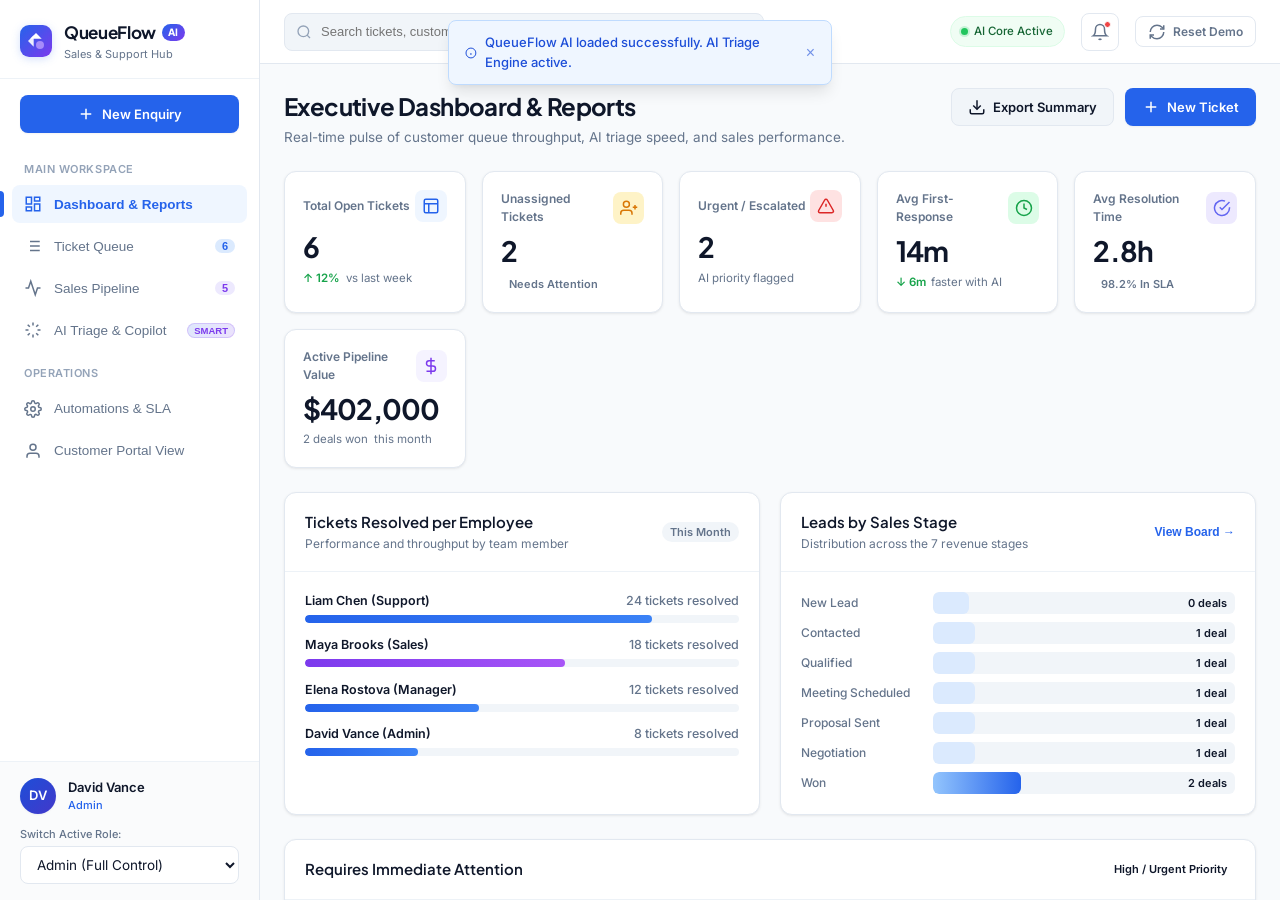
<file: index.html>
<!DOCTYPE html>
<html lang="en">
<head>
  <meta charset="utf-8" />
  <meta name="viewport" content="width=device-width, initial-scale=1, maximum-scale=1" />
  <title>QueueFlow AI — Sales & Customer Service Management</title>
  <meta name="description" content="Unified sales and customer-service queue management system powered by AI triage and smart automations for SMBs." />

  <!-- Google Fonts: Inter & Plus Jakarta Sans -->
  <link rel="preconnect" href="https://fonts.googleapis.com">
  <link rel="preconnect" href="https://fonts.gstatic.com" crossorigin>
  <link href="https://fonts.googleapis.com/css2?family=Plus+Jakarta+Sans:wght@500;600;700;800&family=Inter:wght@400;500;600;700&display=swap" rel="stylesheet">

  <link rel="stylesheet" href="styles.css" />
</head>
<body class="app-body">
  <div class="app-shell" id="appShell">
    
    <!-- Mobile Header Bar -->
    <header class="mobile-header">
      <div class="mobile-brand">
        <div class="logo-icon">QF</div>
        <span class="logo-text">QueueFlow<span class="accent-text">AI</span></span>
      </div>
      <div class="mobile-actions">
        <button class="icon-btn" id="mobileNotifBtn" title="Notifications" aria-label="Notifications">
          <svg class="icon" viewBox="0 0 24 24" fill="none" stroke="currentColor" stroke-width="2"><path d="M18 8A6 6 0 0 0 6 8c0 7-3 9-3 9h18s-3-2-3-9"/><path d="M13.73 21a2 2 0 0 1-3.46 0"/></svg>
          <span class="badge-dot notif-badge"></span>
        </button>
        <button class="icon-btn" id="sidebarToggle" aria-label="Toggle menu">
          <svg class="icon" viewBox="0 0 24 24" fill="none" stroke="currentColor" stroke-width="2"><line x1="3" y1="12" x2="21" y2="12"/><line x1="3" y1="6" x2="21" y2="6"/><line x1="3" y1="18" x2="21" y2="18"/></svg>
        </button>
      </div>
    </header>

    <!-- Sidebar Navigation -->
    <aside class="sidebar" id="sidebar">
      <div class="sidebar-header">
        <div class="brand">
          <div class="logo-badge">
            <svg class="logo-svg" viewBox="0 0 28 28" fill="none">
              <rect width="28" height="28" rx="8" fill="url(#brandGrad)"/>
              <path d="M7 14L12 9V19L7 14Z" fill="white" opacity="0.9"/>
              <path d="M14 7L19 12H9L14 7Z" fill="white"/>
              <circle cx="17.5" cy="17.5" r="3.5" fill="#a78bfa"/>
              <defs>
                <linearGradient id="brandGrad" x1="0" y1="0" x2="28" y2="28" gradientUnits="userSpaceOnUse">
                  <stop stop-color="#2563eb"/>
                  <stop offset="1" stop-color="#7c3aed"/>
                </linearGradient>
              </defs>
            </svg>
          </div>
          <div class="brand-info">
            <div class="brand-name">QueueFlow <span class="ai-pill">AI</span></div>
            <div class="brand-tagline">Sales & Support Hub</div>
          </div>
        </div>
      </div>

      <!-- Quick Action: Submit Customer Enquiry -->
      <div class="sidebar-quick-action">
        <button class="btn btn-primary btn-block" id="openNewEnquiryBtn">
          <svg class="icon" viewBox="0 0 24 24" fill="none" stroke="currentColor" stroke-width="2"><line x1="12" y1="5" x2="12" y2="19"/><line x1="5" y1="12" x2="19" y2="12"/></svg>
          <span>New Enquiry</span>
        </button>
      </div>

      <!-- Main Navigation Links -->
      <nav class="sidebar-nav">
        <div class="nav-section-label">MAIN WORKSPACE</div>
        <button class="nav-item active" data-view="dashboard">
          <svg class="icon" viewBox="0 0 24 24" fill="none" stroke="currentColor" stroke-width="2"><rect x="3" y="3" width="7" height="9"/><rect x="14" y="3" width="7" height="5"/><rect x="14" y="12" width="7" height="9"/><rect x="3" y="16" width="7" height="5"/></svg>
          <span>Dashboard & Reports</span>
        </button>

        <button class="nav-item" data-view="queue">
          <svg class="icon" viewBox="0 0 24 24" fill="none" stroke="currentColor" stroke-width="2"><line x1="8" y1="6" x2="21" y2="6"/><line x1="8" y1="12" x2="21" y2="12"/><line x1="8" y1="18" x2="21" y2="18"/><line x1="3" y1="6" x2="3.01" y2="6"/><line x1="3" y1="12" x2="3.01" y2="12"/><line x1="3" y1="18" x2="3.01" y2="18"/></svg>
          <span>Ticket Queue</span>
          <span class="nav-badge" id="openTicketsBadge">8</span>
        </button>

        <button class="nav-item" data-view="pipeline">
          <svg class="icon" viewBox="0 0 24 24" fill="none" stroke="currentColor" stroke-width="2"><polyline points="22 12 18 12 15 21 9 3 6 12 2 12"/></svg>
          <span>Sales Pipeline</span>
          <span class="nav-badge purple" id="activeDealsBadge">7</span>
        </button>

        <button class="nav-item" data-view="ai-assistant">
          <svg class="icon" viewBox="0 0 24 24" fill="none" stroke="currentColor" stroke-width="2"><path d="M12 2v4M12 18v4M4.93 4.93l2.83 2.83M16.24 16.24l2.83 2.83M2 12h4M18 12h4M4.93 19.07l2.83-2.83M16.24 7.76l2.83-2.83"/></svg>
          <span>AI Triage & Copilot</span>
          <span class="nav-pill-live">SMART</span>
        </button>

        <div class="nav-section-label">OPERATIONS</div>
        <button class="nav-item" data-view="automations">
          <svg class="icon" viewBox="0 0 24 24" fill="none" stroke="currentColor" stroke-width="2"><circle cx="12" cy="12" r="3"/><path d="M19.4 15a1.65 1.65 0 0 0 .33 1.82l.06.06a2 2 0 0 1 0 2.83 2 2 0 0 1-2.83 0l-.06-.06a1.65 1.65 0 0 0-1.82-.33 1.65 1.65 0 0 0-1 1.51V21a2 2 0 0 1-2 2 2 2 0 0 1-2-2v-.09A1.65 1.65 0 0 0 9 19.4a1.65 1.65 0 0 0-1.82.33l-.06.06a2 2 0 0 1-2.83 0 2 2 0 0 1 0-2.83l.06-.06a1.65 1.65 0 0 0 .33-1.82 1.65 1.65 0 0 0-1.51-1H3a2 2 0 0 1-2-2 2 2 0 0 1 2-2h.09A1.65 1.65 0 0 0 4.6 9a1.65 1.65 0 0 0-.33-1.82l-.06-.06a2 2 0 0 1 0-2.83 2 2 0 0 1 2.83 0l.06.06a1.65 1.65 0 0 0 1.82.33H9a1.65 1.65 0 0 0 1-1.51V3a2 2 0 0 1 2-2 2 2 0 0 1 2 2v.09a1.65 1.65 0 0 0 1 1.51 1.65 1.65 0 0 0 1.82-.33l.06-.06a2 2 0 0 1 2.83 0 2 2 0 0 1 0 2.83l-.06.06a1.65 1.65 0 0 0-.33 1.82V9a1.65 1.65 0 0 0 1.51 1H21a2 2 0 0 1 2 2 2 2 0 0 1-2 2h-.09a1.65 1.65 0 0 0-1.51 1z"/></svg>
          <span>Automations & SLA</span>
        </button>

        <button class="nav-item" data-view="customer-portal">
          <svg class="icon" viewBox="0 0 24 24" fill="none" stroke="currentColor" stroke-width="2"><path d="M20 21v-2a4 4 0 0 0-4-4H8a4 4 0 0 0-4 4v2"/><circle cx="12" cy="7" r="4"/></svg>
          <span>Customer Portal View</span>
        </button>
      </nav>

      <!-- Sidebar Footer: Active Profile & Role -->
      <div class="sidebar-footer">
        <div class="user-profile-card">
          <div class="avatar" id="currentAvatar">DV</div>
          <div class="user-details">
            <div class="user-name" id="currentUserName">David Vance</div>
            <div class="user-role-badge" id="currentUserRoleTag">Admin</div>
          </div>
        </div>
        <div class="role-selector-wrap">
          <label class="field-label-xs" for="roleSelect">Switch Active Role:</label>
          <select id="roleSelect" class="form-select role-select">
            <option value="admin">Admin (Full Control)</option>
            <option value="manager">Manager (Queue & Approvals)</option>
            <option value="support">Support Agent (Liam Chen)</option>
            <option value="sales">Sales Agent (Maya Brooks)</option>
            <option value="customer">Customer (External View)</option>
          </select>
        </div>
      </div>
    </aside>

    <!-- Main Content Area -->
    <div class="main-wrapper">
      
      <!-- Top Application Header -->
      <header class="topbar">
        <div class="topbar-left">
          <div class="search-input-wrap">
            <svg class="search-icon" viewBox="0 0 24 24" fill="none" stroke="currentColor" stroke-width="2"><circle cx="11" cy="11" r="8"/><line x1="21" y1="21" x2="16.65" y2="16.65"/></svg>
            <input type="text" id="globalSearchInput" class="search-input" placeholder="Search tickets, customers, deals, IDs (e.g. QF-1048)..." />
          </div>
        </div>

        <div class="topbar-right">
          <!-- Live Status Indicator -->
          <div class="system-status" title="QueueFlow AI Engine is Online">
            <span class="status-indicator-dot online"></span>
            <span class="status-indicator-text">AI Core Active</span>
          </div>

          <!-- Notification Bell Dropdown -->
          <div class="dropdown-wrap">
            <button class="topbar-btn" id="notifBellBtn" title="Automations & Notifications" aria-label="Notifications">
              <svg class="icon" viewBox="0 0 24 24" fill="none" stroke="currentColor" stroke-width="2"><path d="M18 8A6 6 0 0 0 6 8c0 7-3 9-3 9h18s-3-2-3-9"/><path d="M13.73 21a2 2 0 0 1-3.46 0"/></svg>
              <span class="badge-dot notif-badge" id="notifBadgeDot"></span>
            </button>
            <div class="dropdown-menu notif-menu hidden" id="notifDropdown">
              <div class="dropdown-header">
                <span class="dropdown-title">System Activity & Alerts</span>
                <button class="text-btn" id="clearNotifsBtn">Clear</button>
              </div>
              <div class="notif-list" id="notifList">
                <!-- Notifications populated via JS -->
              </div>
            </div>
          </div>

          <!-- Reset Sample Data Button -->
          <button class="btn btn-outline btn-sm" id="resetDataBtn" title="Reset to original sample data">
            <svg class="icon" viewBox="0 0 24 24" fill="none" stroke="currentColor" stroke-width="2"><path d="M3 12a9 9 0 0 1 9-9 9.75 9.75 0 0 1 6.74 2.74L21 8"/><path d="M21 3v5h-5"/><path d="M21 12a9 9 0 0 1-9 9 9.75 9.75 0 0 1-6.74-2.74L3 16"/><path d="M3 21v-5h5"/></svg>
            <span>Reset Demo</span>
          </button>
        </div>
      </header>

      <!-- View Container -->
      <main class="content-container">

        <!-- ======================================================== -->
        <!-- VIEW 1: DASHBOARD & REPORTS                             -->
        <!-- ======================================================== -->
        <section class="app-view active" id="view-dashboard">
          <div class="view-header">
            <div>
              <h1 class="view-title">Executive Dashboard & Reports</h1>
              <p class="view-subtitle">Real-time pulse of customer queue throughput, AI triage speed, and sales performance.</p>
            </div>
            <div class="view-header-actions">
              <button class="btn btn-secondary" id="exportReportBtn">
                <svg class="icon" viewBox="0 0 24 24" fill="none" stroke="currentColor" stroke-width="2"><path d="M21 15v4a2 2 0 0 1-2 2H5a2 2 0 0 1-2-2v-4"/><polyline points="7 10 12 15 17 10"/><line x1="12" y1="15" x2="12" y2="3"/></svg>
                <span>Export Summary</span>
              </button>
              <button class="btn btn-primary" id="dashNewEnquiryBtn">
                <svg class="icon" viewBox="0 0 24 24" fill="none" stroke="currentColor" stroke-width="2"><line x1="12" y1="5" x2="12" y2="19"/><line x1="5" y1="12" x2="19" y2="12"/></svg>
                <span>New Ticket</span>
              </button>
            </div>
          </div>

          <!-- Role Access Notice Banner -->
          <div class="role-notice-banner hidden" id="roleNoticeBanner">
            <svg class="icon" viewBox="0 0 24 24" fill="none" stroke="currentColor" stroke-width="2"><circle cx="12" cy="12" r="10"/><line x1="12" y1="8" x2="12" y2="12"/><line x1="12" y1="16" x2="12.01" y2="16"/></svg>
            <span id="roleNoticeText">Role filtered view active.</span>
          </div>

          <!-- KPI Metric Cards Grid -->
          <div class="kpi-grid">
            <div class="kpi-card" data-card="open-tickets">
              <div class="kpi-header">
                <span class="kpi-label">Total Open Tickets</span>
                <div class="kpi-icon-wrap blue">
                  <svg class="icon" viewBox="0 0 24 24" fill="none" stroke="currentColor" stroke-width="2"><rect x="3" y="3" width="18" height="18" rx="2"/><line x1="3" y1="9" x2="21" y2="9"/><line x1="9" y1="21" x2="9" y2="9"/></svg>
                </div>
              </div>
              <div class="kpi-value" id="kpiOpenTickets">6</div>
              <div class="kpi-meta"><span class="kpi-trend positive">↑ 12%</span> vs last week</div>
            </div>

            <div class="kpi-card" data-card="unassigned">
              <div class="kpi-header">
                <span class="kpi-label">Unassigned Tickets</span>
                <div class="kpi-icon-wrap amber">
                  <svg class="icon" viewBox="0 0 24 24" fill="none" stroke="currentColor" stroke-width="2"><path d="M16 21v-2a4 4 0 0 0-4-4H5a4 4 0 0 0-4 4v2"/><circle cx="8.5" cy="7" r="4"/><line x1="20" y1="8" x2="20" y2="14"/><line x1="23" y1="11" x2="17" y2="11"/></svg>
                </div>
              </div>
              <div class="kpi-value" id="kpiUnassignedTickets">2</div>
              <div class="kpi-meta"><span class="badge badge-warning">Needs Attention</span></div>
            </div>

            <div class="kpi-card" data-card="urgent">
              <div class="kpi-header">
                <span class="kpi-label">Urgent / Escalated</span>
                <div class="kpi-icon-wrap red">
                  <svg class="icon" viewBox="0 0 24 24" fill="none" stroke="currentColor" stroke-width="2"><path d="m21.73 18-8-14a2 2 0 0 0-3.48 0l-8 14A2 2 0 0 0 4 21h16a2 2 0 0 0 1.73-3Z"/><line x1="12" y1="9" x2="12" y2="13"/><line x1="12" y1="17" x2="12.01" y2="17"/></svg>
                </div>
              </div>
              <div class="kpi-value" id="kpiUrgentTickets">2</div>
              <div class="kpi-meta"><span class="kpi-subtext">AI priority flagged</span></div>
            </div>

            <div class="kpi-card" data-card="first-response">
              <div class="kpi-header">
                <span class="kpi-label">Avg First-Response</span>
                <div class="kpi-icon-wrap emerald">
                  <svg class="icon" viewBox="0 0 24 24" fill="none" stroke="currentColor" stroke-width="2"><circle cx="12" cy="12" r="10"/><polyline points="12 6 12 12 16 14"/></svg>
                </div>
              </div>
              <div class="kpi-value" id="kpiFirstResponse">14m</div>
              <div class="kpi-meta"><span class="kpi-trend positive">↓ 6m</span> faster with AI</div>
            </div>

            <div class="kpi-card" data-card="resolution-time">
              <div class="kpi-header">
                <span class="kpi-label">Avg Resolution Time</span>
                <div class="kpi-icon-wrap indigo">
                  <svg class="icon" viewBox="0 0 24 24" fill="none" stroke="currentColor" stroke-width="2"><path d="M22 11.08V12a10 10 0 1 1-5.93-9.14"/><polyline points="22 4 12 14.01 9 11.01"/></svg>
                </div>
              </div>
              <div class="kpi-value" id="kpiResolutionTime">2.8h</div>
              <div class="kpi-meta"><span class="badge badge-success">98.2% in SLA</span></div>
            </div>

            <div class="kpi-card" data-card="pipeline-value">
              <div class="kpi-header">
                <span class="kpi-label">Active Pipeline Value</span>
                <div class="kpi-icon-wrap purple">
                  <svg class="icon" viewBox="0 0 24 24" fill="none" stroke="currentColor" stroke-width="2"><line x1="12" y1="1" x2="12" y2="23"/><path d="M17 5H9.5a3.5 3.5 0 0 0 0 7h5a3.5 3.5 0 0 1 0 7H6"/></svg>
                </div>
              </div>
              <div class="kpi-value" id="kpiPipelineValue">$184,500</div>
              <div class="kpi-meta"><span id="kpiWonCount">3 deals won</span> this month</div>
            </div>
          </div>

          <!-- Charts and Analytics Breakdown -->
          <div class="dashboard-grid">
            
            <!-- Left Chart: Tickets Resolved per Employee -->
            <div class="card chart-card">
              <div class="card-header-clean">
                <div>
                  <h3 class="card-title-md">Tickets Resolved per Employee</h3>
                  <p class="card-subtitle-sm">Performance and throughput by team member</p>
                </div>
                <span class="pill-badge">This Month</span>
              </div>
              <div class="card-body-clean">
                <div class="employee-bars" id="employeeBarsContainer">
                  <!-- Generated dynamically via JS -->
                </div>
              </div>
            </div>

            <!-- Right Chart: Sales Pipeline Stages Funnel -->
            <div class="card chart-card">
              <div class="card-header-clean">
                <div>
                  <h3 class="card-title-md">Leads by Sales Stage</h3>
                  <p class="card-subtitle-sm">Distribution across the 7 revenue stages</p>
                </div>
                <button class="text-link-sm" data-nav-target="pipeline">View Board →</button>
              </div>
              <div class="card-body-clean">
                <div class="pipeline-funnel" id="pipelineFunnelContainer">
                  <!-- Generated dynamically via JS -->
                </div>
              </div>
            </div>

          </div>

          <!-- Live Activity Feed & Urgent Attention Panel -->
          <div class="dashboard-secondary-grid">
            <div class="card table-card">
              <div class="card-header-clean">
                <h3 class="card-title-md">Requires Immediate Attention</h3>
                <span class="badge badge-danger">High / Urgent Priority</span>
              </div>
              <div class="table-responsive">
                <table class="data-table">
                  <thead>
                    <tr>
                      <th>Ticket ID</th>
                      <th>Customer</th>
                      <th>Subject</th>
                      <th>Type</th>
                      <th>Priority</th>
                      <th>Status</th>
                      <th>Action</th>
                    </tr>
                  </thead>
                  <tbody id="dashUrgentTableBody">
                    <!-- Populated via JS -->
                  </tbody>
                </table>
              </div>
            </div>
          </div>
        </section>

        <!-- ======================================================== -->
        <!-- VIEW 2: TICKET QUEUE MANAGEMENT                         -->
        <!-- ======================================================== -->
        <section class="app-view" id="view-queue">
          <div class="view-header">
            <div>
              <h1 class="view-title">Unified Queue Management</h1>
              <p class="view-subtitle">Prioritized routing, SLA tracking, employee assignments, and AI recommendations.</p>
            </div>
            <div class="view-header-actions">
              <button class="btn btn-primary" id="queueNewEnquiryBtn">
                <svg class="icon" viewBox="0 0 24 24" fill="none" stroke="currentColor" stroke-width="2"><line x1="12" y1="5" x2="12" y2="19"/><line x1="5" y1="12" x2="19" y2="12"/></svg>
                <span>Submit Enquiry</span>
              </button>
            </div>
          </div>

          <!-- Queue Sub-Tabs -->
          <div class="queue-subtabs-bar">
            <div class="tab-pills" id="queueTabs">
              <button class="tab-pill active" data-queue-filter="all">All Tickets <span class="tab-count" id="countAll">0</span></button>
              <button class="tab-pill" data-queue-filter="my-queue">My Queue <span class="tab-count" id="countMyQueue">0</span></button>
              <button class="tab-pill" data-queue-filter="unassigned">Unassigned <span class="tab-count" id="countUnassigned">0</span></button>
              <button class="tab-pill" data-queue-filter="urgent">Urgent <span class="tab-count" id="countUrgent">0</span></button>
              <button class="tab-pill" data-queue-filter="overdue">Overdue <span class="tab-count" id="countOverdue">0</span></button>
              <button class="tab-pill" data-queue-filter="resolved">Resolved / Closed <span class="tab-count" id="countResolved">0</span></button>
            </div>
          </div>

          <!-- Search & Filter Controls -->
          <div class="filter-toolbar">
            <div class="filter-inputs">
              <div class="filter-item">
                <label class="filter-label">Search:</label>
                <input type="text" id="queueSearchInput" class="form-input form-input-sm" placeholder="ID, name, subject..." />
              </div>

              <div class="filter-item">
                <label class="filter-label">Priority:</label>
                <select id="filterPriority" class="form-select form-select-sm">
                  <option value="">All Priorities</option>
                  <option value="Urgent">Urgent</option>
                  <option value="High">High</option>
                  <option value="Medium">Medium</option>
                  <option value="Low">Low</option>
                </select>
              </div>

              <div class="filter-item">
                <label class="filter-label">Department:</label>
                <select id="filterType" class="form-select form-select-sm">
                  <option value="">All Types</option>
                  <option value="Sales">Sales</option>
                  <option value="General Support">General Support</option>
                  <option value="Complaint">Complaint</option>
                  <option value="Billing">Billing</option>
                  <option value="Technical Support">Technical Support</option>
                </select>
              </div>

              <div class="filter-item">
                <label class="filter-label">Status:</label>
                <select id="filterStatus" class="form-select form-select-sm">
                  <option value="">All Statuses</option>
                  <option value="New">New</option>
                  <option value="Unassigned">Unassigned</option>
                  <option value="Assigned">Assigned</option>
                  <option value="In Progress">In Progress</option>
                  <option value="Waiting for Customer">Waiting for Customer</option>
                  <option value="Escalated">Escalated</option>
                  <option value="Resolved">Resolved</option>
                  <option value="Closed">Closed</option>
                </select>
              </div>

              <div class="filter-item">
                <label class="filter-label">Assigned To:</label>
                <select id="filterAssignee" class="form-select form-select-sm">
                  <option value="">All Staff</option>
                  <option value="Unassigned">Unassigned Only</option>
                  <option value="Liam Chen">Liam Chen (Support)</option>
                  <option value="Maya Brooks">Maya Brooks (Sales)</option>
                  <option value="Elena Rostova">Elena Rostova (Manager)</option>
                  <option value="David Vance">David Vance (Admin)</option>
                </select>
              </div>
            </div>

            <div class="filter-actions">
              <button class="btn btn-outline btn-sm" id="clearFiltersBtn">Reset Filters</button>
            </div>
          </div>

          <!-- Queue Table Card -->
          <div class="card table-card">
            <div class="table-responsive">
              <table class="data-table" id="queueTable">
                <thead>
                  <tr>
                    <th>Ticket ID</th>
                    <th>Customer</th>
                    <th>Enquiry & Details</th>
                    <th>Type</th>
                    <th>Priority</th>
                    <th>Status</th>
                    <th>Assigned To</th>
                    <th>Submitted</th>
                    <th>Actions</th>
                  </tr>
                </thead>
                <tbody id="queueTableBody">
                  <!-- Populated via JS -->
                </tbody>
              </table>
            </div>

            <!-- Empty State -->
            <div class="empty-state hidden" id="queueEmptyState">
              <svg class="empty-icon" viewBox="0 0 24 24" fill="none" stroke="currentColor" stroke-width="1.5"><circle cx="12" cy="12" r="10"/><line x1="8" y1="12" x2="16" y2="12"/></svg>
              <h4 class="empty-title">No tickets match current filters</h4>
              <p class="empty-desc">Try clearing your filters or submit a new enquiry.</p>
              <button class="btn btn-secondary btn-sm" id="emptyClearFiltersBtn">Clear Filters</button>
            </div>
          </div>
        </section>

        <!-- ======================================================== -->
        <!-- VIEW 3: SALES PIPELINE (7 STAGES)                       -->
        <!-- ======================================================== -->
        <section class="app-view" id="view-pipeline">
          <div class="view-header">
            <div>
              <h1 class="view-title">Sales Pipeline Management</h1>
              <p class="view-subtitle">Track prospect deals across all 7 stages from initial lead to closed-won revenue.</p>
            </div>
            <div class="view-header-actions">
              <div class="pipeline-view-switch">
                <button class="switch-btn active" id="pipelineBoardViewBtn">Board View</button>
                <button class="switch-btn" id="pipelineListViewBtn">List View</button>
              </div>
              <button class="btn btn-primary" id="openNewDealBtn">
                <svg class="icon" viewBox="0 0 24 24" fill="none" stroke="currentColor" stroke-width="2"><line x1="12" y1="5" x2="12" y2="19"/><line x1="5" y1="12" x2="19" y2="12"/></svg>
                <span>Add Deal</span>
              </button>
            </div>
          </div>

          <!-- Pipeline Summary Metrics Ribbon -->
          <div class="pipeline-summary-ribbon">
            <div class="ribbon-item">
              <span class="ribbon-label">Total Deals:</span>
              <span class="ribbon-val" id="pipeTotalDeals">7</span>
            </div>
            <div class="ribbon-divider"></div>
            <div class="ribbon-item">
              <span class="ribbon-label">Pipeline Value:</span>
              <span class="ribbon-val" id="pipeTotalValue">$184,500</span>
            </div>
            <div class="ribbon-divider"></div>
            <div class="ribbon-item">
              <span class="ribbon-label">Won This Period:</span>
              <span class="ribbon-val emerald-text" id="pipeWonValue">$78,000 (3)</span>
            </div>
            <div class="ribbon-divider"></div>
            <div class="ribbon-item">
              <span class="ribbon-label">Follow-ups Today:</span>
              <span class="ribbon-val amber-text" id="pipeFollowupsToday">2 Due</span>
            </div>
          </div>

          <!-- Kanban Board (7 Stages) -->
          <div class="kanban-wrapper" id="kanbanBoardWrapper">
            <div class="kanban-board" id="kanbanBoard">
              <!-- Columns created dynamically: New Lead, Contacted, Qualified, Meeting Scheduled, Proposal Sent, Negotiation, Won / Lost -->
            </div>
          </div>

          <!-- Alternative List View for Pipeline -->
          <div class="card table-card hidden" id="pipelineListWrapper">
            <div class="table-responsive">
              <table class="data-table">
                <thead>
                  <tr>
                    <th>Deal / Company</th>
                    <th>Contact Person</th>
                    <th>Value ($)</th>
                    <th>Stage</th>
                    <th>Next Follow-up</th>
                    <th>Sales Owner</th>
                    <th>Actions</th>
                  </tr>
                </thead>
                <tbody id="pipelineTableBody">
                  <!-- Populated via JS -->
                </tbody>
              </table>
            </div>
          </div>
        </section>

        <!-- ======================================================== -->
        <!-- VIEW 4: AI TRIAGE & COPILOT WORKBENCH                   -->
        <!-- ======================================================== -->
        <section class="app-view" id="view-ai-assistant">
          <div class="view-header">
            <div>
              <div class="badge-tag-ai">AI COPILOT CORE</div>
              <h1 class="view-title">Intelligent Enquiry Triage & Assistance</h1>
              <p class="view-subtitle">AI-assisted categorization, sentiment risk scoring, automated summaries, and human-approved draft replies.</p>
            </div>
          </div>

          <div class="ai-workbench-grid">
            
            <!-- Left Panel: Select Enquiry to Analyze -->
            <div class="card ai-card">
              <div class="card-header-clean">
                <h3 class="card-title-md">Active Enquiries for AI Triage</h3>
                <span class="pill-badge" id="aiQueueCounter">6 Pending Analysis</span>
              </div>
              <div class="ai-ticket-selector-list" id="aiTicketSelectorList">
                <!-- Ticket list populated via JS -->
              </div>
            </div>

            <!-- Right Panel: AI Live Inspector -->
            <div class="card ai-inspector-card" id="aiInspectorPanel">
              <div class="ai-inspector-header">
                <div>
                  <span class="ai-badge-sm">Selected Ticket</span>
                  <h3 class="inspector-title" id="aiSelectedTicketTitle">Select an enquiry to run AI triage</h3>
                </div>
                <div class="ai-status-pill" id="aiAnalysisStatus">Ready for Triage</div>
              </div>

              <div class="ai-inspector-body" id="aiInspectorContent">
                <!-- Fallback state -->
                <div class="ai-empty-prompt" id="aiEmptyPrompt">
                  <svg class="icon-lg text-muted" viewBox="0 0 24 24" fill="none" stroke="currentColor" stroke-width="1.5"><path d="M12 2v4M12 18v4M4.93 4.93l2.83 2.83M16.24 16.24l2.83 2.83M2 12h4M18 12h4M4.93 19.07l2.83-2.83M16.24 7.76l2.83-2.83"/></svg>
                  <p>Choose any customer enquiry from the left list to generate instant classification, smart department routing, summary, and editable response draft.</p>
                </div>

                <!-- Active AI Details (hidden until selected) -->
                <div class="ai-results-pane hidden" id="aiResultsPane">
                  
                  <!-- Urgency & Sentiment Flag -->
                  <div class="ai-alert-banner" id="aiUrgencyBanner">
                    <svg class="icon" viewBox="0 0 24 24" fill="none" stroke="currentColor" stroke-width="2"><path d="m21.73 18-8-14a2 2 0 0 0-3.48 0l-8 14A2 2 0 0 0 4 21h16a2 2 0 0 0 1.73-3Z"/><line x1="12" y1="9" x2="12" y2="13"/><line x1="12" y1="17" x2="12.01" y2="17"/></svg>
                    <div>
                      <strong id="aiFlagTitle">High Frustration / Escalation Risk Detected</strong>
                      <div class="text-xs" id="aiFlagDesc">Customer mentions multiple failed transactions. Human agent review advised.</div>
                    </div>
                  </div>

                  <!-- Grid of AI Classifications -->
                  <div class="ai-tag-grid">
                    <div class="ai-tag-box">
                      <span class="ai-tag-label">Predicted Category</span>
                      <div class="ai-tag-val" id="aiCatVal">Billing & Invoices</div>
                    </div>
                    <div class="ai-tag-box">
                      <span class="ai-tag-label">Suggested Priority</span>
                      <div class="ai-tag-val" id="aiPriVal"><span class="badge badge-danger">Urgent</span></div>
                    </div>
                    <div class="ai-tag-box">
                      <span class="ai-tag-label">Department Routing</span>
                      <div class="ai-tag-val" id="aiDeptVal">Finance & Support</div>
                    </div>
                    <div class="ai-tag-box">
                      <span class="ai-tag-label">Sentiment Score</span>
                      <div class="ai-tag-val" id="aiSentVal">Negative (-0.82)</div>
                    </div>
                  </div>

                  <!-- Executive Issue Summary -->
                  <div class="ai-section">
                    <label class="ai-section-label">AI Issue Summary:</label>
                    <div class="ai-summary-text" id="aiSummaryText">
                      Customer was charged twice on invoice #INV-4921 due to a gateway timeout. Requested immediate credit refund before tomorrow's audit.
                    </div>
                  </div>

                  <!-- Recommended Next Action -->
                  <div class="ai-section">
                    <label class="ai-section-label">Recommended Next Action:</label>
                    <div class="ai-rec-action" id="aiNextActionText">
                      <strong>Action:</strong> Open Stripe portal to void charge #ch_9281, issue refund receipt, and notify customer with the approved draft below.
                    </div>
                  </div>

                  <!-- Draft Reply Composer (Human-in-the-loop: Editable & requires explicit approval!) -->
                  <div class="ai-section">
                    <div class="composer-header">
                      <label class="ai-section-label">AI Drafted Response (Editable before sending):</label>
                      <div class="tone-selector">
                        <span class="text-xs text-muted">Tone:</span>
                        <select id="aiToneSelect" class="form-select form-select-xs">
                          <option value="empathetic">Empathetic & Reassuring</option>
                          <option value="concise">Concise & Direct</option>
                          <option value="formal">Formal Corporate</option>
                          <option value="sales">Sales & Value Driven</option>
                        </select>
                        <button class="btn btn-outline btn-xs" id="regenerateDraftBtn" title="Regenerate with selected tone">Re-Draft</button>
                      </div>
                    </div>

                    <textarea id="aiDraftEditor" class="form-textarea ai-draft-textarea" rows="6"></textarea>

                    <div class="ai-draft-actions">
                      <span class="text-xs text-muted">
                        <svg class="icon-inline" viewBox="0 0 24 24" fill="none" stroke="currentColor" stroke-width="2"><circle cx="12" cy="12" r="10"/><line x1="12" y1="16" x2="12" y2="12"/><line x1="12" y1="8" x2="12.01" y2="8"/></svg>
                        Messages are never sent automatically without agent approval.
                      </span>
                      <div class="btn-group">
                        <button class="btn btn-secondary btn-sm" id="applyAiClassificationBtn">Apply AI Tags to Ticket</button>
                        <button class="btn btn-primary btn-sm" id="approveAndSendReplyBtn">
                          <svg class="icon" viewBox="0 0 24 24" fill="none" stroke="currentColor" stroke-width="2"><line x1="22" y1="2" x2="11" y2="13"/><polygon points="22 2 15 22 11 13 2 9 22 2"/></svg>
                          <span>Approve & Send to Customer</span>
                        </button>
                      </div>
                    </div>
                  </div>

                </div>
              </div>
            </div>

          </div>
        </section>

        <!-- ======================================================== -->
        <!-- VIEW 5: AUTOMATIONS & SLA CONFIGURATION                 -->
        <!-- ======================================================== -->
        <section class="app-view" id="view-automations">
          <div class="view-header">
            <div>
              <h1 class="view-title">Automations & SLA Workflows</h1>
              <p class="view-subtitle">Configurable rules for automated routing, breach alerts, customer receipts, and audit trail.</p>
            </div>
            <div class="view-header-actions">
              <button class="btn btn-primary" id="testRulesBtn">
                <svg class="icon" viewBox="0 0 24 24" fill="none" stroke="currentColor" stroke-width="2"><polygon points="5 3 19 12 5 21 5 3"/></svg>
                <span>Trigger Automation Run</span>
              </button>
            </div>
          </div>

          <div class="automation-grid">
            
            <!-- Rules Toggles Card -->
            <div class="card p-4">
              <h3 class="card-title-md mb-3">Active Workflow Rules</h3>
              <div class="rule-list">
                
                <div class="rule-item">
                  <div class="rule-info">
                    <strong class="rule-name">1. Customer Receipt Confirmation</strong>
                    <p class="rule-desc">Automatically send email/SMS confirmation with unique Ticket ID immediately upon submission.</p>
                  </div>
                  <label class="toggle-switch">
                    <input type="checkbox" id="ruleReceipt" checked />
                    <span class="toggle-slider"></span>
                  </label>
                </div>

                <div class="rule-item">
                  <div class="rule-info">
                    <strong class="rule-name">2. Employee Assignment Notification</strong>
                    <p class="rule-desc">Alert assigned employee via desktop notification and feed when a ticket is assigned to them.</p>
                  </div>
                  <label class="toggle-switch">
                    <input type="checkbox" id="ruleAssign" checked />
                    <span class="toggle-slider"></span>
                  </label>
                </div>

                <div class="rule-item">
                  <div class="rule-info">
                    <strong class="rule-name">3. Manager Escalation Alert (Urgent/Overdue)</strong>
                    <p class="rule-desc">Immediately ping Elena Rostova (Manager) when a ticket is marked Urgent or exceeds SLA target.</p>
                  </div>
                  <label class="toggle-switch">
                    <input type="checkbox" id="ruleEscalate" checked />
                    <span class="toggle-slider"></span>
                  </label>
                </div>

                <div class="rule-item">
                  <div class="rule-info">
                    <strong class="rule-name">4. Sales Follow-Up Reminders</strong>
                    <p class="rule-desc">Remind sales staff 24 hours prior to scheduled prospect follow-up dates.</p>
                  </div>
                  <label class="toggle-switch">
                    <input type="checkbox" id="ruleFollowup" checked />
                    <span class="toggle-slider"></span>
                  </label>
                </div>

                <div class="rule-item">
                  <div class="rule-info">
                    <strong class="rule-name">5. Auto Customer Notification on Status Change</strong>
                    <p class="rule-desc">Notify customer when ticket advances to 'In Progress', 'Waiting for Customer', or 'Resolved'.</p>
                  </div>
                  <label class="toggle-switch">
                    <input type="checkbox" id="ruleStatusNotif" checked />
                    <span class="toggle-slider"></span>
                  </label>
                </div>

              </div>
            </div>

            <!-- Outgoing Messaging Integration Simulation -->
            <div class="card p-4">
              <h3 class="card-title-md mb-2">Messaging Integrations & Dispatch Log</h3>
              <p class="card-subtitle-sm mb-3">Live trace of simulated outbound customer notifications (Email, SMS, WhatsApp).</p>
              
              <div class="dispatch-log" id="dispatchLogList">
                <!-- Log entries added dynamically -->
              </div>
            </div>

          </div>

          <!-- Comprehensive Audit Trail History -->
          <div class="card table-card mt-4">
            <div class="card-header-clean">
              <h3 class="card-title-md">Full System Audit Trail & Interaction History</h3>
              <span class="badge badge-secondary">Immutable Log</span>
            </div>
            <div class="table-responsive">
              <table class="data-table">
                <thead>
                  <tr>
                    <th>Timestamp</th>
                    <th>Ticket / Deal ID</th>
                    <th>Actor / Trigger</th>
                    <th>Action Type</th>
                    <th>Details / Changes Recorded</th>
                  </tr>
                </thead>
                <tbody id="auditTrailTableBody">
                  <!-- Filled via JS -->
                </tbody>
              </table>
            </div>
          </div>
        </section>

        <!-- ======================================================== -->
        <!-- VIEW 6: CUSTOMER SELF-SERVICE PORTAL                     -->
        <!-- ======================================================== -->
        <section class="app-view" id="view-customer-portal">
          <div class="customer-portal-hero">
            <div class="portal-badge">CUSTOMER SELF-SERVICE PORTAL</div>
            <h1 class="portal-title">Sadr Quotation & Customer Support</h1>
            <p class="portal-subtitle">Submit a new enquiry, request a sales quotation, or track your existing ticket progress in real-time.</p>
          </div>

          <div class="customer-portal-grid">
            
            <!-- Box A: Submit Enquiry -->
            <div class="card p-6">
              <div class="card-header-clean mb-3">
                <div>
                  <h3 class="card-title-md">Submit a New Enquiry</h3>
                  <p class="card-subtitle-sm">Our AI-assisted team typically responds in under 15 minutes.</p>
                </div>
              </div>

              <form id="portalCustomerForm" class="auth-form" novalidate>
                <div class="form-row-2">
                  <div class="form-group">
                    <label class="form-label" for="portalName">Your Full Name *</label>
                    <input type="text" id="portalName" class="form-input" placeholder="e.g. Sarah Jenkins" required />
                  </div>
                  <div class="form-group">
                    <label class="form-label" for="portalEmail">Your Email Address *</label>
                    <input type="email" id="portalEmail" class="form-input" placeholder="sarah@acme.com" required />
                  </div>
                </div>

                <div class="form-row-2">
                  <div class="form-group">
                    <label class="form-label" for="portalPhone">Phone Number</label>
                    <input type="tel" id="portalPhone" class="form-input" placeholder="+1 (555) 349-2019" />
                  </div>
                  <div class="form-group">
                    <label class="form-label" for="portalMethod">Preferred Contact Method</label>
                    <select id="portalMethod" class="form-select">
                      <option value="Email">Email</option>
                      <option value="Phone">Phone Call</option>
                      <option value="WhatsApp">WhatsApp</option>
                      <option value="SMS">SMS Text</option>
                    </select>
                  </div>
                </div>

                <div class="form-group">
                  <label class="form-label" for="portalType">Enquiry Type *</label>
                  <select id="portalType" class="form-select" required>
                    <option value="Sales">Sales & Quotation Request</option>
                    <option value="General Support">General Support</option>
                    <option value="Complaint">Complaint</option>
                    <option value="Billing">Billing & Invoice</option>
                    <option value="Technical Support">Technical Support</option>
                  </select>
                </div>

                <div class="form-group">
                  <label class="form-label" for="portalSubject">Subject *</label>
                  <input type="text" id="portalSubject" class="form-input" placeholder="e.g. Enterprise Quotation for Logistics Service" required />
                </div>

                <div class="form-group">
                  <label class="form-label" for="portalMessage">Full Message / Requirements *</label>
                  <textarea id="portalMessage" class="form-textarea" rows="4" placeholder="Please describe what you need assistance with..." required></textarea>
                </div>

                <button type="submit" class="btn btn-primary btn-block">
                  <svg class="icon" viewBox="0 0 24 24" fill="none" stroke="currentColor" stroke-width="2"><line x1="22" y1="2" x2="11" y2="13"/><polygon points="22 2 15 22 11 13 2 9 22 2"/></svg>
                  <span>Submit Ticket & Get Ticket ID</span>
                </button>
              </form>
            </div>

            <!-- Box B: Track My Ticket (Customer Security & Isolation) -->
            <div class="card p-6">
              <div class="card-header-clean mb-3">
                <div>
                  <h3 class="card-title-md">Track Existing Ticket</h3>
                  <p class="card-subtitle-sm">For security, enter your unique Ticket ID and email to view your status.</p>
                </div>
              </div>

              <form id="portalTrackForm" class="auth-form mb-4">
                <div class="form-group">
                  <label class="form-label" for="trackTicketId">Ticket ID *</label>
                  <input type="text" id="trackTicketId" class="form-input" placeholder="e.g. QF-1048" required />
                </div>
                <div class="form-group">
                  <label class="form-label" for="trackEmail">Email Address *</label>
                  <input type="email" id="trackEmail" class="form-input" placeholder="your-email@company.com" required />
                </div>
                <button type="submit" class="btn btn-secondary btn-block">
                  <svg class="icon" viewBox="0 0 24 24" fill="none" stroke="currentColor" stroke-width="2"><circle cx="11" cy="11" r="8"/><line x1="21" y1="21" x2="16.65" y2="16.65"/></svg>
                  <span>Lookup Ticket</span>
                </button>
              </form>

              <!-- Track Result Container -->
              <div class="track-result-box hidden" id="trackResultBox">
                <div class="track-header">
                  <div>
                    <span class="track-id-badge" id="resTicketId">QF-1048</span>
                    <h4 class="track-subject" id="resSubject">Subject</h4>
                  </div>
                  <span class="badge" id="resStatusBadge">In Progress</span>
                </div>
                <div class="track-timeline" id="resTimeline">
                  <!-- Filled via JS -->
                </div>
                
                <!-- Customer Follow-Up Message Input -->
                <div class="mt-3 pt-3 border-top">
                  <label class="form-label text-xs" for="custReplyInput">Add Reply to this Ticket:</label>
                  <div class="cust-reply-input-row">
                    <input type="text" id="custReplyInput" class="form-input form-input-sm" placeholder="Write additional message..." />
                    <button class="btn btn-primary btn-sm" id="custReplyBtn">Send</button>
                  </div>
                </div>
              </div>

            </div>

          </div>
        </section>

      </main>
    </div>
  </div>

  <!-- ======================================================== -->
  <!-- MODALS & DRAWERS                                         -->
  <!-- ======================================================== -->

  <!-- Modal 1: Submit Customer Enquiry (Internal/Universal) -->
  <dialog id="newEnquiryModal" class="modal-dialog">
    <div class="modal-card modal-lg shadow-elevated">
      <div class="modal-header">
        <div>
          <h3 class="modal-title">Submit Customer Enquiry</h3>
          <p class="modal-subtitle">Creates ticket, generates unique ID, and triggers AI classification.</p>
        </div>
        <button type="button" class="modal-close-btn" id="closeEnquiryModalBtn">&times;</button>
      </div>

      <form id="internalEnquiryForm" novalidate>
        <div class="modal-body-scroll">
          <div class="form-row-2">
            <div class="form-group">
              <label class="form-label" for="modalCustomerName">Customer Full Name *</label>
              <input type="text" id="modalCustomerName" class="form-input" placeholder="e.g. Alex Morgan" required />
            </div>
            <div class="form-group">
              <label class="form-label" for="modalCustomerEmail">Customer Email *</label>
              <input type="email" id="modalCustomerEmail" class="form-input" placeholder="alex.morgan@acme.com" required />
            </div>
          </div>

          <div class="form-row-2">
            <div class="form-group">
              <label class="form-label" for="modalCustomerPhone">Phone Number</label>
              <input type="tel" id="modalCustomerPhone" class="form-input" placeholder="+1 (555) 019-2831" />
            </div>
            <div class="form-group">
              <label class="form-label" for="modalContactMethod">Preferred Contact Method</label>
              <select id="modalContactMethod" class="form-select">
                <option value="Email">Email</option>
                <option value="Phone">Phone</option>
                <option value="WhatsApp">WhatsApp</option>
                <option value="SMS">SMS</option>
              </select>
            </div>
          </div>

          <div class="form-row-2">
            <div class="form-group">
              <label class="form-label" for="modalEnquiryType">Enquiry Type *</label>
              <select id="modalEnquiryType" class="form-select" required>
                <option value="Sales">Sales (New Lead/Quotation)</option>
                <option value="General Support">General Support</option>
                <option value="Complaint">Complaint</option>
                <option value="Billing">Billing & Invoice</option>
                <option value="Technical Support">Technical Support</option>
              </select>
            </div>
            <div class="form-group">
              <label class="form-label" for="modalPriority">Initial Priority</label>
              <select id="modalPriority" class="form-select">
                <option value="Auto">Auto-Determine via AI</option>
                <option value="Urgent">Urgent</option>
                <option value="High">High</option>
                <option value="Medium" selected>Medium</option>
                <option value="Low">Low</option>
              </select>
            </div>
          </div>

          <div class="form-group">
            <label class="form-label" for="modalSubject">Enquiry Subject *</label>
            <input type="text" id="modalSubject" class="form-input" placeholder="e.g. Need pricing quotation for 5,000 pallet logistics storage" required />
          </div>

          <div class="form-group">
            <label class="form-label" for="modalMessage">Full Customer Message *</label>
            <textarea id="modalMessage" class="form-textarea" rows="4" placeholder="Paste or transcribe the customer's full message..." required></textarea>
          </div>

          <div class="form-group">
            <label class="form-label" for="modalAssignee">Assign To Employee:</label>
            <select id="modalAssignee" class="form-select">
              <option value="Unassigned">Auto-assign / Leave Unassigned</option>
              <option value="Liam Chen">Liam Chen (Support)</option>
              <option value="Maya Brooks">Maya Brooks (Sales)</option>
              <option value="Elena Rostova">Elena Rostova (Manager)</option>
              <option value="David Vance">David Vance (Admin)</option>
            </select>
          </div>
        </div>

        <div class="modal-footer">
          <button type="button" class="btn btn-secondary" id="cancelEnquiryModalBtn">Cancel</button>
          <button type="submit" class="btn btn-primary">
            <svg class="icon" viewBox="0 0 24 24" fill="none" stroke="currentColor" stroke-width="2"><line x1="22" y1="2" x2="11" y2="13"/><polygon points="22 2 15 22 11 13 2 9 22 2"/></svg>
            <span>Create Ticket & Run AI Triage</span>
          </button>
        </div>
      </form>
    </div>
  </dialog>

  <!-- Modal 2: Ticket Detail, Interaction History & AI Response Composer -->
  <dialog id="ticketDetailModal" class="modal-dialog">
    <div class="modal-card modal-xl shadow-elevated">
      <div class="modal-header">
        <div class="ticket-header-title-row">
          <span class="badge" id="dtPriorityBadge">High</span>
          <span class="ticket-id-tag" id="dtTicketId">QF-1048</span>
          <h3 class="modal-title" id="dtSubject">Quotation request for pallet storage</h3>
        </div>
        <button type="button" class="modal-close-btn" id="closeTicketDetailModalBtn">&times;</button>
      </div>

      <div class="modal-body-grid">
        
        <!-- Left: Ticket Meta & Controls -->
        <div class="detail-sidebar">
          <div class="detail-group">
            <span class="detail-label">Status</span>
            <select id="dtStatusSelect" class="form-select form-select-sm">
              <option value="New">New</option>
              <option value="Unassigned">Unassigned</option>
              <option value="Assigned">Assigned</option>
              <option value="In Progress">In Progress</option>
              <option value="Waiting for Customer">Waiting for Customer</option>
              <option value="Escalated">Escalated</option>
              <option value="Resolved">Resolved</option>
              <option value="Closed">Closed</option>
            </select>
          </div>

          <div class="detail-group">
            <span class="detail-label">Priority</span>
            <select id="dtPrioritySelect" class="form-select form-select-sm">
              <option value="Low">Low</option>
              <option value="Medium">Medium</option>
              <option value="High">High</option>
              <option value="Urgent">Urgent</option>
            </select>
          </div>

          <div class="detail-group">
            <span class="detail-label">Assigned Employee</span>
            <select id="dtAssigneeSelect" class="form-select form-select-sm">
              <option value="Unassigned">Unassigned</option>
              <option value="Liam Chen">Liam Chen (Support)</option>
              <option value="Maya Brooks">Maya Brooks (Sales)</option>
              <option value="Elena Rostova">Elena Rostova (Manager)</option>
              <option value="David Vance">David Vance (Admin)</option>
            </select>
          </div>

          <div class="detail-group">
            <span class="detail-label">Department / Type</span>
            <span class="detail-val" id="dtType">Sales</span>
          </div>

          <div class="detail-group">
            <span class="detail-label">Customer Contact</span>
            <div class="detail-customer-box">
              <strong id="dtCustomerName">Sarah Jenkins</strong>
              <div class="text-xs text-muted" id="dtCustomerEmail">sarah@acme.com</div>
              <div class="text-xs text-muted" id="dtCustomerPhone">+1 (555) 234-9812</div>
              <div class="text-xs text-muted" id="dtCustomerPref">Prefers: Email</div>
            </div>
          </div>

          <div class="detail-group">
            <span class="detail-label">Timeline Dates</span>
            <div class="text-xs text-muted">Created: <span id="dtCreatedDate">2026-10-13 14:20</span></div>
            <div class="text-xs text-muted">Updated: <span id="dtUpdatedDate">2026-10-13 15:10</span></div>
            <div class="text-xs text-muted">Resolved: <span id="dtResolvedDate">—</span></div>
          </div>

          <!-- Quick Move to Sales Pipeline if Sales Type -->
          <div class="mt-3" id="dtConvertToDealWrap">
            <button class="btn btn-outline btn-sm btn-block purple" id="dtConvertToDealBtn">
              <svg class="icon" viewBox="0 0 24 24" fill="none" stroke="currentColor" stroke-width="2"><polyline points="22 12 18 12 15 21 9 3 6 12 2 12"/></svg>
              <span>Convert to Sales Deal</span>
            </button>
          </div>
        </div>

        <!-- Right: Interaction History, AI Suggestions, Reply Composer & Internal Notes -->
        <div class="detail-main">
          
          <!-- AI Copilot Bar for this Ticket -->
          <div class="detail-ai-bar">
            <div class="detail-ai-header">
              <div class="ai-badge-sm">QueueFlow AI Copilot</div>
              <button class="btn btn-outline btn-xs" id="dtAiRerunBtn">Re-run AI Analysis</button>
            </div>
            <div class="detail-ai-summary" id="dtAiSummary">
              AI Summary: Customer inquiring about 5,000 pallets storage. Budget is high. Recommended routing to Maya Brooks (Sales).
            </div>
            <div class="detail-ai-rec" id="dtAiNextAction">
              Recommended Next Action: Send formal pricing sheet and schedule a 15-min discovery call.
            </div>
          </div>

          <!-- Tab switch: Interaction Timeline vs Internal Notes -->
          <div class="modal-subtabs">
            <button class="modal-subtab active" id="tabInteractionsBtn">Interaction History & Timeline</button>
            <button class="modal-subtab" id="tabNotesBtn">Internal Team Notes (<span id="notesCount">0</span>)</button>
          </div>

          <!-- Timeline pane -->
          <div class="timeline-pane" id="timelinePane">
            <div class="timeline-messages" id="dtMessagesList">
              <!-- Rendered via JS -->
            </div>

            <!-- Customer Reply Composer -->
            <div class="ticket-reply-box">
              <div class="reply-box-header">
                <span class="text-xs font-semibold">Send Reply to Customer</span>
                <button class="btn btn-outline btn-xs" id="dtInsertAiDraftBtn">
                  <svg class="icon-inline" viewBox="0 0 24 24" fill="none" stroke="currentColor" stroke-width="2"><path d="M12 2v4M12 18v4M4.93 4.93l2.83 2.83M16.24 16.24l2.83 2.83M2 12h4M18 12h4M4.93 19.07l2.83-2.83M16.24 7.76l2.83-2.83"/></svg>
                  <span>Insert AI Draft</span>
                </button>
              </div>
              <textarea id="dtReplyTextarea" class="form-textarea form-textarea-sm" rows="3" placeholder="Write message to customer (or use AI draft above)..."></textarea>
              <div class="reply-box-footer">
                <span class="text-xs text-muted">Customer notified via preferred contact method.</span>
                <button class="btn btn-primary btn-sm" id="dtSendReplyBtn">
                  <svg class="icon" viewBox="0 0 24 24" fill="none" stroke="currentColor" stroke-width="2"><line x1="22" y1="2" x2="11" y2="13"/><polygon points="22 2 15 22 11 13 2 9 22 2"/></svg>
                  <span>Send Approved Reply</span>
                </button>
              </div>
            </div>
          </div>

          <!-- Internal Notes pane (hidden by default) -->
          <div class="notes-pane hidden" id="notesPane">
            <div class="notes-list" id="dtNotesList">
              <!-- Rendered via JS -->
            </div>
            <div class="add-note-box">
              <textarea id="dtNewNoteTextarea" class="form-textarea form-textarea-sm" rows="2" placeholder="Write internal team note (only visible to staff)..."></textarea>
              <button class="btn btn-secondary btn-sm mt-2" id="dtAddNoteBtn">Add Internal Note</button>
            </div>
          </div>

        </div>

      </div>
    </div>
  </dialog>

  <!-- Modal 3: Add / Edit Sales Pipeline Deal -->
  <dialog id="dealModal" class="modal-dialog">
    <div class="modal-card modal-md shadow-elevated">
      <div class="modal-header">
        <h3 class="modal-title" id="dealModalTitle">Create Sales Deal</h3>
        <button type="button" class="modal-close-btn" id="closeDealModalBtn">&times;</button>
      </div>

      <form id="dealForm" novalidate>
        <div class="modal-body-scroll">
          <div class="form-group">
            <label class="form-label" for="dealName">Deal / Project Name *</label>
            <input type="text" id="dealName" class="form-input" placeholder="e.g. Apex Global Supply Chain Expansion" required />
          </div>

          <div class="form-row-2">
            <div class="form-group">
              <label class="form-label" for="dealCustomer">Customer Contact Name *</label>
              <input type="text" id="dealCustomer" class="form-input" placeholder="e.g. Marcus Aurelius" required />
            </div>
            <div class="form-group">
              <label class="form-label" for="dealCompany">Company / Organization</label>
              <input type="text" id="dealCompany" class="form-input" placeholder="e.g. Apex Logistics Ltd" />
            </div>
          </div>

          <div class="form-row-2">
            <div class="form-group">
              <label class="form-label" for="dealEmail">Customer Email *</label>
              <input type="email" id="dealEmail" class="form-input" placeholder="marcus@apex.com" required />
            </div>
            <div class="form-group">
              <label class="form-label" for="dealPhone">Customer Phone</label>
              <input type="tel" id="dealPhone" class="form-input" placeholder="+1 (555) 781-9922" />
            </div>
          </div>

          <div class="form-row-2">
            <div class="form-group">
              <label class="form-label" for="dealValue">Estimated Deal Value ($ USD) *</label>
              <input type="number" id="dealValue" class="form-input" placeholder="45000" min="0" required />
            </div>
            <div class="form-group">
              <label class="form-label" for="dealStage">Pipeline Stage *</label>
              <select id="dealStage" class="form-select" required>
                <option value="New Lead">1. New Lead</option>
                <option value="Contacted">2. Contacted</option>
                <option value="Qualified">3. Qualified</option>
                <option value="Meeting Scheduled">4. Meeting Scheduled</option>
                <option value="Proposal Sent">5. Proposal Sent</option>
                <option value="Negotiation">6. Negotiation</option>
                <option value="Won">7. Won (Closed)</option>
                <option value="Lost">Closed Lost</option>
              </select>
            </div>
          </div>

          <div class="form-row-2">
            <div class="form-group">
              <label class="form-label" for="dealFollowup">Next Follow-Up Date</label>
              <input type="date" id="dealFollowup" class="form-input" />
            </div>
            <div class="form-group">
              <label class="form-label" for="dealOwner">Sales Owner *</label>
              <select id="dealOwner" class="form-select" required>
                <option value="Maya Brooks">Maya Brooks (Sales Lead)</option>
                <option value="David Vance">David Vance (Admin)</option>
                <option value="Elena Rostova">Elena Rostova (Manager)</option>
              </select>
            </div>
          </div>

          <div class="form-group">
            <label class="form-label" for="dealNotes">Deal Notes & Value Proposition</label>
            <textarea id="dealNotes" class="form-textarea" rows="3" placeholder="Key customer requirements, timeline, budget details..."></textarea>
          </div>
        </div>

        <div class="modal-footer">
          <button type="button" class="btn btn-secondary" id="cancelDealModalBtn">Cancel</button>
          <button type="submit" class="btn btn-primary" id="saveDealBtn">Save Deal</button>
        </div>
      </form>
    </div>
  </dialog>

  <!-- Sonner-style Rich Toast Container -->
  <div id="toastContainer" class="toast-container" aria-live="polite"></div>

  <!-- Application Logic -->
  <script src="app.js"></script>
</body>
</html>
</file>
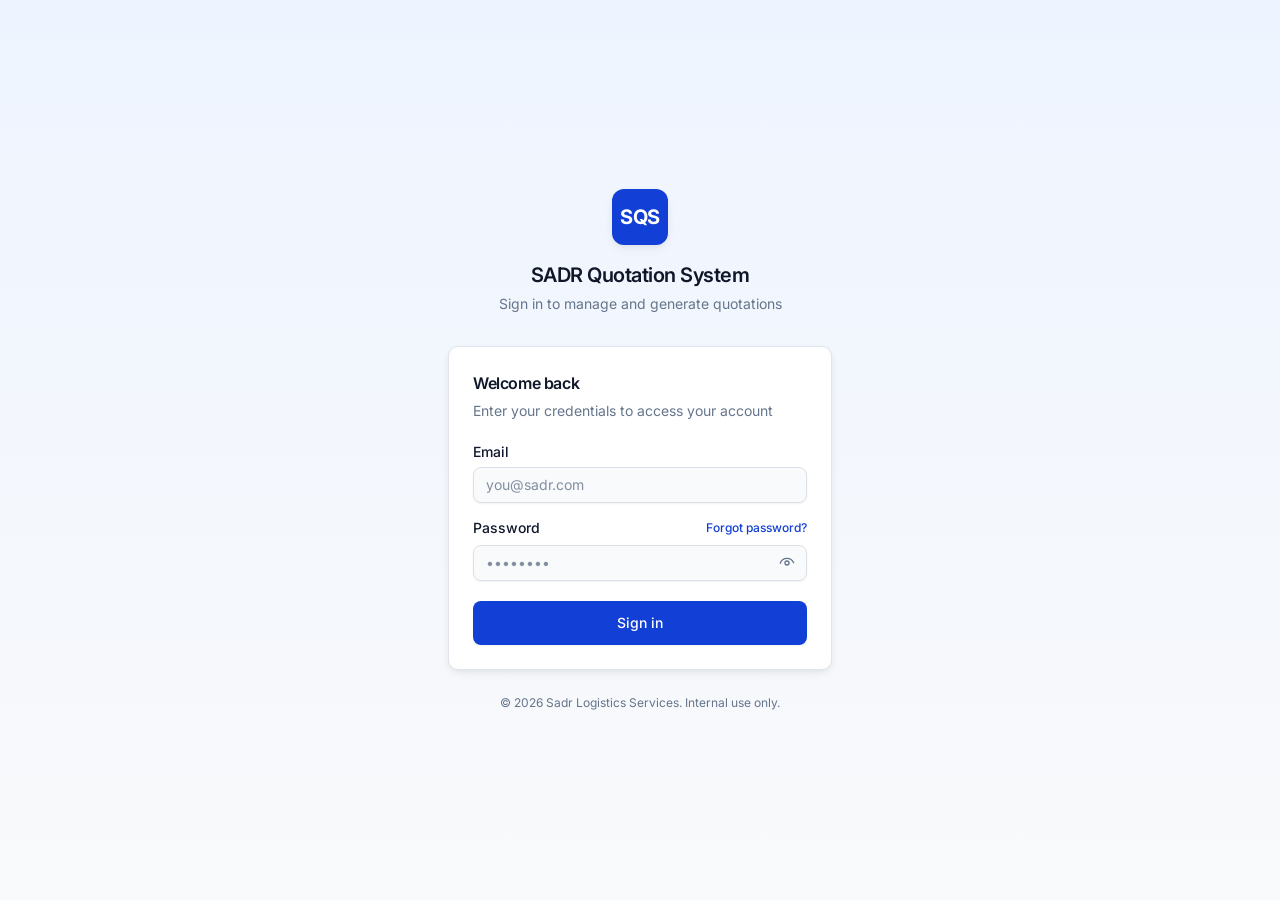
<file: sqs-login.html>
<!DOCTYPE html>
<html lang="en">
<head>
  <meta charset="utf-8" />
  <meta name="viewport" content="width=device-width, initial-scale=1, maximum-scale=1" />
  <meta name="theme-color" content="#123fd6" />
  <title>Sign in · SQS</title>
  <meta name="description" content="Sadr Logistics Services quotation management system — create, manage, and generate professional PowerPoint quotations." />
  <meta name="application-name" content="SADR Quotation System" />
  
  <!-- Inter Font -->
  <link rel="preconnect" href="https://fonts.googleapis.com">
  <link rel="preconnect" href="https://fonts.gstatic.com" crossorigin>
  <link href="https://fonts.googleapis.com/css2?family=Inter:wght@400;500;600;700&display=swap" rel="stylesheet">
  
  <!-- Favicon / SQS Icon SVG -->
  <link rel="icon" type="image/svg+xml" href="data:image/svg+xml,%3Csvg xmlns='http://www.w3.org/2000/svg' viewBox='0 0 48 48'%3E%3Crect width='48' height='48' rx='10' fill='%23123fd6'/%3E%3Ctext x='50%25' y='55%25' font-family='sans-serif' font-size='18' font-weight='bold' fill='white' text-anchor='middle' dominant-baseline='middle'%3ESQS%3C/text%3E%3C/svg%3E">

  <link rel="stylesheet" href="sqs-styles.css" />
</head>
<body>
  <!-- Main Container with Gradient -->
  <main class="page-container">
    <div class="auth-wrapper">
      
      <!-- Brand & Header -->
      <div class="brand-header">
        <div class="brand-badge shadow-elevated" aria-label="SQS Logo">
          SQS
        </div>
        <h1 class="brand-title">SADR Quotation System</h1>
        <p class="brand-subtitle">Sign in to manage and generate quotations</p>
      </div>

      <!-- Login Card -->
      <div class="card shadow-elevated">
        <div class="card-header">
          <h2 class="card-title">Welcome back</h2>
          <p class="card-description">Enter your credentials to access your account</p>
        </div>

        <div class="card-body">
          <form id="loginForm" class="auth-form" novalidate>
            <!-- Email Input -->
            <div class="form-group">
              <label for="email" class="form-label">Email</label>
              <input 
                type="email" 
                id="email" 
                name="email" 
                class="form-input" 
                placeholder="you@sadr.com" 
                autocomplete="email" 
                required 
              />
              <span class="field-error" id="emailError" aria-live="polite"></span>
            </div>

            <!-- Password Input -->
            <div class="form-group">
              <div class="form-label-row">
                <label for="password" class="form-label">Password</label>
                <a href="#forgot-password" id="forgotPasswordLink" class="forgot-link">Forgot password?</a>
              </div>
              <div class="password-input-wrapper">
                <input 
                  type="password" 
                  id="password" 
                  name="password" 
                  class="form-input" 
                  placeholder="••••••••" 
                  autocomplete="current-password" 
                  required 
                />
                <button 
                  type="button" 
                  id="togglePassword" 
                  class="password-toggle-btn" 
                  aria-label="Toggle password visibility"
                  tabindex="-1"
                >
                  <svg id="eyeIcon" class="icon-eye" xmlns="http://www.w3.org/2000/svg" width="16" height="16" viewBox="0 0 24 24" fill="none" stroke="currentColor" stroke-width="2" stroke-linecap="round" stroke-linejoin="round">
                    <path d="M2.062 12.348a1 1 0 0 1 0-.696 10.75 10.75 0 0 1 19.876 0 1 1 0 .696 10.75 10.75 0 0 1-19.876 0"/>
                    <circle cx="12" cy="12" r="3"/>
                  </svg>
                  <svg id="eyeOffIcon" class="icon-eye hidden" xmlns="http://www.w3.org/2000/svg" width="16" height="16" viewBox="0 0 24 24" fill="none" stroke="currentColor" stroke-width="2" stroke-linecap="round" stroke-linejoin="round">
                    <path d="m15 18-.722-3.25"/>
                    <path d="M2 8a10.645 10.645 0 0 0 20 0"/>
                    <path d="m20 15-1.726-2.05"/>
                    <path d="m4 15 1.726-2.05"/>
                    <path d="m9 18 .722-3.25"/>
                    <line x1="2" x2="22" y1="2" y2="22"/>
                  </svg>
                </button>
              </div>
              <span class="field-error" id="passwordError" aria-live="polite"></span>
            </div>

            <!-- Submit Button -->
            <button type="submit" id="submitBtn" class="btn btn-primary btn-submit">
              <svg id="submitSpinner" class="spinner hidden" xmlns="http://www.w3.org/2000/svg" width="16" height="16" viewBox="0 0 24 24" fill="none" stroke="currentColor" stroke-width="2.5" stroke-linecap="round" stroke-linejoin="round">
                <path d="M21 12a9 9 0 1 1-6.219-8.56"/>
              </svg>
              <span id="submitBtnText">Sign in</span>
            </button>
          </form>
        </div>
      </div>

      <!-- Footer -->
      <footer class="footer-copyright">
        © 2026 Sadr Logistics Services. Internal use only.
      </footer>
    </div>
  </main>

  <div id="toastContainer" class="toast-container" aria-live="polite"></div>

  <dialog id="forgotPasswordModal" class="modal-dialog">
    <div class="modal-card shadow-elevated">
      <div class="modal-header">
        <h3 class="modal-title">Reset password</h3>
        <button type="button" class="modal-close-btn" id="closeModalBtn" aria-label="Close dialog">&times;</button>
      </div>
      <p class="modal-description">
        Please contact your Sadr Logistics system administrator or IT helpdesk (<a href="mailto:it-support@sadr.com" class="forgot-link">it-support@sadr.com</a>) to request a password reset.
      </p>
      <div class="modal-footer">
        <button type="button" class="btn btn-secondary" id="confirmModalBtn">Understood</button>
      </div>
    </div>
  </dialog>

  <script src="sqs-app.js"></script>
</body>
</html>
</file>
<file: styles.css>
/* ==========================================================================
   QueueFlow AI — Design System & Stylesheet
   Unified Sales & Customer Service Queue Management System
   ========================================================================== */

:root {
  /* Core Color Palette: Clean Blue, Crisp Slate, Subtle Purple */
  --primary: #2563eb;             /* Royal SaaS Blue */
  --primary-hover: #1d4ed8;
  --primary-active: #1e40af;
  --primary-light: #eff6ff;
  --primary-ring: rgba(37, 99, 235, 0.25);

  --purple: #7c3aed;              /* Subtle AI Purple */
  --purple-light: #f5f3ff;
  --purple-ring: rgba(124, 58, 237, 0.25);

  --background: #f8fafc;          /* Clean Slate Background */
  --surface: #ffffff;             /* Crisp Card Background */
  --surface-alt: #f1f5f9;
  --border: #e2e8f0;
  --border-strong: #cbd5e1;
  --divider: #edf2f7;

  --text-main: #0f172a;           /* Deep Slate Text */
  --text-muted: #64748b;          /* Secondary Muted */
  --text-subtle: #94a3b8;

  /* Priority & Status Badges */
  --priority-urgent-bg: #fef2f2;
  --priority-urgent-text: #b91c1c;
  --priority-urgent-border: #fecaca;

  --priority-high-bg: #fff7ed;
  --priority-high-text: #c2410c;
  --priority-high-border: #fed7aa;

  --priority-med-bg: #fefce8;
  --priority-med-text: #a16207;
  --priority-med-border: #fef08a;

  --priority-low-bg: #f0fdf4;
  --priority-low-text: #15803d;
  --priority-low-border: #bbf7d0;

  /* Status Colors */
  --status-new: #3b82f6;
  --status-progress: #8b5cf6;
  --status-waiting: #f59e0b;
  --status-escalated: #ef4444;
  --status-resolved: #10b981;
  --status-closed: #64748b;

  /* Elevation Shadows */
  --shadow-sm: 0 1px 2px 0 rgba(0, 0, 0, 0.05);
  --shadow-card: 0 1px 3px 0 rgba(0, 0, 0, 0.07), 0 1px 2px -1px rgba(0, 0, 0, 0.05);
  --shadow-elevated: 0 4px 6px -1px rgba(0, 0, 0, 0.08), 0 2px 4px -2px rgba(0, 0, 0, 0.05);
  --shadow-lg: 0 10px 15px -3px rgba(0, 0, 0, 0.1), 0 4px 6px -4px rgba(0, 0, 0, 0.07);
  --shadow-glow: 0 0 15px rgba(37, 99, 235, 0.15);

  /* Radius */
  --radius-sm: 6px;
  --radius-md: 8px;
  --radius-lg: 12px;
  --radius-xl: 16px;
  --radius-full: 9999px;

  /* Typography */
  --font-family: 'Inter', -apple-system, BlinkMacSystemFont, "Segoe UI", Roboto, sans-serif;
  --font-display: 'Plus Jakarta Sans', var(--font-family);

  /* Dimensions */
  --sidebar-width: 260px;
  --topbar-height: 64px;
}

/* ==========================================================================
   Base & Reset
   ========================================================================== */
*, *::before, *::after {
  box-sizing: border-box;
  margin: 0;
  padding: 0;
}

html, body {
  height: 100%;
}

body.app-body {
  font-family: var(--font-family);
  font-size: 14px;
  line-height: 1.5;
  color: var(--text-main);
  background-color: var(--background);
  -webkit-font-smoothing: antialiased;
  -moz-osx-font-smoothing: grayscale;
  overflow: hidden;
}

/* App Shell Layout */
.app-shell {
  display: flex;
  height: 100vh;
  width: 100vw;
  overflow: hidden;
}

/* Mobile Header (Hidden on Desktop) */
.mobile-header {
  display: none;
  height: var(--topbar-height);
  background-color: var(--surface);
  border-bottom: 1px solid var(--border);
  padding: 0 1rem;
  align-items: center;
  justify-content: space-between;
  position: fixed;
  top: 0;
  left: 0;
  right: 0;
  z-index: 100;
}

.mobile-brand {
  display: flex;
  align-items: center;
  gap: 0.5rem;
}

.mobile-brand .logo-icon {
  width: 32px;
  height: 32px;
  border-radius: var(--radius-md);
  background: linear-gradient(135deg, var(--primary), var(--purple));
  color: white;
  display: flex;
  align-items: center;
  justify-content: center;
  font-weight: 700;
  font-size: 13px;
}

.mobile-brand .logo-text {
  font-family: var(--font-display);
  font-weight: 700;
  font-size: 16px;
}

.mobile-actions {
  display: flex;
  align-items: center;
  gap: 0.5rem;
}

/* ==========================================================================
   Sidebar Navigation
   ========================================================================== */
.sidebar {
  width: var(--sidebar-width);
  min-width: var(--sidebar-width);
  background-color: var(--surface);
  border-right: 1px solid var(--border);
  display: flex;
  flex-direction: column;
  height: 100vh;
  z-index: 90;
  transition: transform 0.25s cubic-bezier(0.16, 1, 0.3, 1);
}

.sidebar-header {
  padding: 1.25rem 1.25rem 1rem 1.25rem;
  border-bottom: 1px solid var(--divider);
}

.brand {
  display: flex;
  align-items: center;
  gap: 0.75rem;
}

.logo-badge {
  display: flex;
  align-items: center;
  justify-content: center;
}

.logo-svg {
  width: 32px;
  height: 32px;
  filter: drop-shadow(0 2px 4px rgba(37, 99, 235, 0.2));
}

.brand-info {
  display: flex;
  flex-direction: column;
}

.brand-name {
  font-family: var(--font-display);
  font-weight: 700;
  font-size: 17px;
  letter-spacing: -0.02em;
  color: var(--text-main);
  display: flex;
  align-items: center;
  gap: 0.35rem;
}

.ai-pill {
  font-size: 10px;
  font-weight: 800;
  padding: 1px 6px;
  border-radius: var(--radius-full);
  background: linear-gradient(135deg, var(--primary), var(--purple));
  color: white;
  letter-spacing: 0.05em;
}

.brand-tagline {
  font-size: 11px;
  color: var(--text-muted);
}

.sidebar-quick-action {
  padding: 1rem 1.25rem 0.5rem 1.25rem;
}

.sidebar-nav {
  flex: 1;
  padding: 0.5rem 0.75rem;
  overflow-y: auto;
  display: flex;
  flex-direction: column;
  gap: 0.25rem;
}

.nav-section-label {
  font-size: 11px;
  font-weight: 600;
  letter-spacing: 0.05em;
  color: var(--text-subtle);
  padding: 0.75rem 0.75rem 0.25rem 0.75rem;
}

.nav-item {
  display: flex;
  align-items: center;
  gap: 0.75rem;
  padding: 0.625rem 0.75rem;
  border-radius: var(--radius-md);
  color: var(--text-muted);
  font-weight: 500;
  font-size: 13.5px;
  background: transparent;
  border: none;
  cursor: pointer;
  text-align: left;
  width: 100%;
  transition: all 0.15s ease;
  position: relative;
}

.nav-item:hover {
  color: var(--text-main);
  background-color: var(--surface-alt);
}

.nav-item.active {
  color: var(--primary);
  background-color: var(--primary-light);
  font-weight: 600;
}

.nav-item.active::before {
  content: '';
  position: absolute;
  left: -0.75rem;
  top: 6px;
  bottom: 6px;
  width: 3.5px;
  background-color: var(--primary);
  border-radius: 0 4px 4px 0;
}

.nav-badge {
  margin-left: auto;
  font-size: 11px;
  font-weight: 600;
  padding: 1px 7px;
  border-radius: var(--radius-full);
  background-color: #dbeafe;
  color: var(--primary);
}

.nav-badge.purple {
  background-color: #ede9fe;
  color: var(--purple);
}

.nav-pill-live {
  margin-left: auto;
  font-size: 9.5px;
  font-weight: 700;
  padding: 1px 6px;
  border-radius: var(--radius-full);
  background: linear-gradient(135deg, rgba(37, 99, 235, 0.15), rgba(124, 58, 237, 0.15));
  color: var(--purple);
  border: 1px solid rgba(124, 58, 237, 0.2);
}

/* Sidebar Footer & Role Switcher */
.sidebar-footer {
  padding: 1rem 1.25rem;
  border-top: 1px solid var(--divider);
  background-color: #fafbfc;
  display: flex;
  flex-direction: column;
  gap: 0.75rem;
}

.user-profile-card {
  display: flex;
  align-items: center;
  gap: 0.75rem;
}

.avatar {
  width: 36px;
  height: 36px;
  border-radius: var(--radius-full);
  background: linear-gradient(135deg, #1d4ed8, #4338ca);
  color: white;
  display: flex;
  align-items: center;
  justify-content: center;
  font-weight: 600;
  font-size: 13px;
  box-shadow: var(--shadow-sm);
  flex-shrink: 0;
}

.user-details {
  display: flex;
  flex-direction: column;
  overflow: hidden;
}

.user-name {
  font-weight: 600;
  font-size: 13px;
  color: var(--text-main);
  white-space: nowrap;
  overflow: hidden;
  text-overflow: ellipsis;
}

.user-role-badge {
  font-size: 11px;
  color: var(--primary);
  font-weight: 500;
}

.role-selector-wrap {
  display: flex;
  flex-direction: column;
  gap: 0.25rem;
}

.field-label-xs {
  font-size: 11px;
  color: var(--text-muted);
  font-weight: 500;
}

.role-select {
  font-size: 12px;
  padding: 0.35rem 0.5rem;
}

/* ==========================================================================
   Main Wrapper & Topbar
   ========================================================================== */
.main-wrapper {
  flex: 1;
  display: flex;
  flex-direction: column;
  height: 100vh;
  overflow: hidden;
  background-color: var(--background);
}

.topbar {
  height: var(--topbar-height);
  background-color: var(--surface);
  border-bottom: 1px solid var(--border);
  display: flex;
  align-items: center;
  justify-content: space-between;
  padding: 0 1.5rem;
  z-index: 80;
  flex-shrink: 0;
}

.topbar-left {
  display: flex;
  align-items: center;
  flex: 1;
  max-width: 480px;
}

.search-input-wrap {
  position: relative;
  width: 100%;
}

.search-icon {
  position: absolute;
  left: 0.75rem;
  top: 50%;
  transform: translateY(-50%);
  width: 16px;
  height: 16px;
  color: var(--text-subtle);
  pointer-events: none;
}

.search-input {
  width: 100%;
  height: 38px;
  padding: 0 1rem 0 2.25rem;
  border-radius: var(--radius-md);
  border: 1px solid var(--border);
  background-color: var(--surface-alt);
  font-size: 13px;
  color: var(--text-main);
  outline: none;
  transition: all 0.15s ease;
}

.search-input:focus {
  background-color: var(--surface);
  border-color: var(--primary);
  box-shadow: 0 0 0 2px var(--primary-ring);
}

.topbar-right {
  display: flex;
  align-items: center;
  gap: 1rem;
}

.system-status {
  display: flex;
  align-items: center;
  gap: 0.4rem;
  padding: 0.35rem 0.65rem;
  background-color: #f0fdf4;
  border: 1px solid #dcfce7;
  border-radius: var(--radius-full);
  font-size: 11.5px;
  font-weight: 500;
  color: #166534;
}

.status-indicator-dot {
  width: 7px;
  height: 7px;
  border-radius: var(--radius-full);
}

.status-indicator-dot.online {
  background-color: #22c55e;
  box-shadow: 0 0 0 2px rgba(34, 197, 94, 0.2);
}

.topbar-btn {
  width: 38px;
  height: 38px;
  border-radius: var(--radius-md);
  border: 1px solid var(--border);
  background-color: var(--surface);
  color: var(--text-muted);
  display: flex;
  align-items: center;
  justify-content: center;
  cursor: pointer;
  position: relative;
  transition: all 0.15s ease;
}

.topbar-btn:hover {
  background-color: var(--surface-alt);
  color: var(--text-main);
}

.badge-dot {
  position: absolute;
  top: 7px;
  right: 7px;
  width: 7px;
  height: 7px;
  background-color: #ef4444;
  border-radius: var(--radius-full);
  border: 1.5px solid white;
}

/* Notifications Dropdown */
.dropdown-wrap {
  position: relative;
}

.dropdown-menu {
  position: absolute;
  top: calc(100% + 8px);
  right: 0;
  width: 360px;
  background-color: var(--surface);
  border: 1px solid var(--border);
  border-radius: var(--radius-lg);
  box-shadow: var(--shadow-lg);
  z-index: 1000;
  overflow: hidden;
  animation: slideDown 0.18s cubic-bezier(0.16, 1, 0.3, 1);
}

@keyframes slideDown {
  from { opacity: 0; transform: translateY(-6px); }
  to { opacity: 1; transform: translateY(0); }
}

.dropdown-header {
  padding: 0.75rem 1rem;
  background-color: #fafbfc;
  border-bottom: 1px solid var(--divider);
  display: flex;
  align-items: center;
  justify-content: space-between;
}

.dropdown-title {
  font-size: 13px;
  font-weight: 600;
  color: var(--text-main);
}

.notif-list {
  max-height: 340px;
  overflow-y: auto;
  display: flex;
  flex-direction: column;
}

.notif-item {
  padding: 0.75rem 1rem;
  border-bottom: 1px solid var(--divider);
  display: flex;
  gap: 0.65rem;
  transition: background-color 0.15s ease;
}

.notif-item:hover {
  background-color: var(--surface-alt);
}

.notif-item:last-child {
  border-bottom: none;
}

.notif-icon-circle {
  width: 28px;
  height: 28px;
  border-radius: var(--radius-full);
  display: flex;
  align-items: center;
  justify-content: center;
  flex-shrink: 0;
}

.notif-icon-circle.blue { background-color: var(--primary-light); color: var(--primary); }
.notif-icon-circle.red { background-color: #fee2e2; color: #ef4444; }
.notif-icon-circle.green { background-color: #dcfce7; color: #16a34a; }

.notif-body {
  flex: 1;
}

.notif-title {
  font-size: 12.5px;
  font-weight: 600;
  color: var(--text-main);
  line-height: 1.3;
}

.notif-text {
  font-size: 11.5px;
  color: var(--text-muted);
  margin-top: 2px;
}

.notif-time {
  font-size: 10.5px;
  color: var(--text-subtle);
  margin-top: 3px;
}

/* ==========================================================================
   Content Container & Views
   ========================================================================== */
.content-container {
  flex: 1;
  overflow-y: auto;
  padding: 1.5rem;
}

.app-view {
  display: none;
  max-width: 1400px;
  margin: 0 auto;
}

.app-view.active {
  display: block;
}

.view-header {
  display: flex;
  align-items: flex-start;
  justify-content: space-between;
  margin-bottom: 1.5rem;
  gap: 1rem;
  flex-wrap: wrap;
}

.view-title {
  font-family: var(--font-display);
  font-size: 1.5rem;
  font-weight: 700;
  letter-spacing: -0.025em;
  color: var(--text-main);
}

.view-subtitle {
  font-size: 13.5px;
  color: var(--text-muted);
  margin-top: 0.2rem;
}

.view-header-actions {
  display: flex;
  align-items: center;
  gap: 0.65rem;
}

.role-notice-banner {
  display: flex;
  align-items: center;
  gap: 0.5rem;
  padding: 0.625rem 1rem;
  background-color: #eff6ff;
  border: 1px solid #bfdbfe;
  border-radius: var(--radius-md);
  color: #1e40af;
  font-size: 12.5px;
  font-weight: 500;
  margin-bottom: 1.25rem;
}

/* ==========================================================================
   KPI Cards Grid
   ========================================================================== */
.kpi-grid {
  display: grid;
  grid-template-columns: repeat(auto-fit, minmax(180px, 1fr));
  gap: 1rem;
  margin-bottom: 1.5rem;
}

.kpi-card {
  background-color: var(--surface);
  border: 1px solid var(--border);
  border-radius: var(--radius-lg);
  padding: 1.125rem;
  box-shadow: var(--shadow-card);
  transition: transform 0.2s ease, box-shadow 0.2s ease;
  position: relative;
  overflow: hidden;
}

.kpi-card:hover {
  transform: translateY(-2px);
  box-shadow: var(--shadow-elevated);
}

.kpi-header {
  display: flex;
  align-items: center;
  justify-content: space-between;
  margin-bottom: 0.5rem;
}

.kpi-label {
  font-size: 12px;
  font-weight: 600;
  color: var(--text-muted);
}

.kpi-icon-wrap {
  width: 32px;
  height: 32px;
  border-radius: var(--radius-md);
  display: flex;
  align-items: center;
  justify-content: center;
}

.kpi-icon-wrap.blue { background-color: var(--primary-light); color: var(--primary); }
.kpi-icon-wrap.amber { background-color: #fef3c7; color: #d97706; }
.kpi-icon-wrap.red { background-color: #fee2e2; color: #dc2626; }
.kpi-icon-wrap.emerald { background-color: #dcfce7; color: #16a34a; }
.kpi-icon-wrap.indigo { background-color: #ede9fe; color: #6366f1; }
.kpi-icon-wrap.purple { background-color: #f5f3ff; color: var(--purple); }

.kpi-value {
  font-family: var(--font-display);
  font-size: 1.75rem;
  font-weight: 700;
  letter-spacing: -0.03em;
  color: var(--text-main);
  line-height: 1.2;
}

.kpi-meta {
  font-size: 11.5px;
  color: var(--text-muted);
  margin-top: 0.35rem;
  display: flex;
  align-items: center;
  gap: 0.35rem;
}

.kpi-trend.positive {
  color: #16a34a;
  font-weight: 600;
}

/* ==========================================================================
   Dashboard Charts & Sections
   ========================================================================== */
.dashboard-grid {
  display: grid;
  grid-template-columns: repeat(auto-fit, minmax(360px, 1fr));
  gap: 1.25rem;
  margin-bottom: 1.5rem;
}

.chart-card {
  display: flex;
  flex-direction: column;
}

.card {
  background-color: var(--surface);
  border: 1px solid var(--border);
  border-radius: var(--radius-lg);
  box-shadow: var(--shadow-card);
  overflow: hidden;
}

.card-header-clean {
  padding: 1.125rem 1.25rem;
  border-bottom: 1px solid var(--divider);
  display: flex;
  align-items: center;
  justify-content: space-between;
}

.card-title-md {
  font-family: var(--font-display);
  font-size: 15px;
  font-weight: 600;
  color: var(--text-main);
}

.card-subtitle-sm {
  font-size: 12px;
  color: var(--text-muted);
  margin-top: 2px;
}

.card-body-clean {
  padding: 1.25rem;
}

/* Custom Chart Visualization Bars */
.employee-bars {
  display: flex;
  flex-direction: column;
  gap: 0.85rem;
}

.emp-bar-item {
  display: flex;
  flex-direction: column;
  gap: 0.25rem;
}

.emp-bar-info {
  display: flex;
  justify-content: space-between;
  font-size: 12.5px;
}

.emp-name {
  font-weight: 600;
  color: var(--text-main);
}

.emp-score {
  color: var(--text-muted);
  font-weight: 500;
}

.bar-track {
  height: 8px;
  background-color: var(--surface-alt);
  border-radius: var(--radius-full);
  overflow: hidden;
}

.bar-fill {
  height: 100%;
  border-radius: var(--radius-full);
  background: linear-gradient(90deg, var(--primary), #3b82f6);
  transition: width 0.6s cubic-bezier(0.16, 1, 0.3, 1);
}

.bar-fill.purple {
  background: linear-gradient(90deg, var(--purple), #a855f7);
}

/* Sales Pipeline Funnel Visualization */
.pipeline-funnel {
  display: flex;
  flex-direction: column;
  gap: 0.5rem;
}

.funnel-row {
  display: flex;
  align-items: center;
  gap: 0.75rem;
  font-size: 12px;
}

.funnel-stage-name {
  width: 120px;
  font-weight: 500;
  color: var(--text-muted);
  white-space: nowrap;
  overflow: hidden;
  text-overflow: ellipsis;
}

.funnel-bar-wrap {
  flex: 1;
  height: 22px;
  background-color: var(--surface-alt);
  border-radius: var(--radius-sm);
  overflow: hidden;
  position: relative;
  display: flex;
  align-items: center;
}

.funnel-bar-fill {
  height: 100%;
  background-color: #dbeafe;
  border-radius: var(--radius-sm);
  transition: width 0.5s ease;
}

.funnel-bar-fill.active {
  background: linear-gradient(90deg, #93c5fd, var(--primary));
}

.funnel-val-label {
  position: absolute;
  right: 8px;
  font-size: 11px;
  font-weight: 600;
  color: var(--text-main);
}

/* ==========================================================================
   Table Styles
   ========================================================================== */
.table-responsive {
  width: 100%;
  overflow-x: auto;
}

.data-table {
  width: 100%;
  border-collapse: collapse;
  text-align: left;
  font-size: 13px;
}

.data-table th {
  background-color: #fafbfc;
  color: var(--text-muted);
  font-weight: 600;
  font-size: 11.5px;
  text-transform: uppercase;
  letter-spacing: 0.04em;
  padding: 0.75rem 1rem;
  border-bottom: 1px solid var(--border);
  white-space: nowrap;
}

.data-table td {
  padding: 0.85rem 1rem;
  border-bottom: 1px solid var(--divider);
  color: var(--text-main);
  vertical-align: middle;
}

.data-table tr:last-child td {
  border-bottom: none;
}

.data-table tbody tr:hover {
  background-color: #f8faff;
}

.ticket-id-link {
  font-weight: 700;
  color: var(--primary);
  font-family: ui-monospace, monospace;
  cursor: pointer;
  background: transparent;
  border: none;
  font-size: 13px;
}

.ticket-id-link:hover {
  text-decoration: underline;
}

.customer-cell {
  display: flex;
  flex-direction: column;
}

.cust-name {
  font-weight: 600;
  color: var(--text-main);
}

.cust-meta {
  font-size: 11.5px;
  color: var(--text-muted);
}

.enquiry-cell {
  max-width: 280px;
}

.enquiry-subj {
  font-weight: 600;
  color: var(--text-main);
  white-space: nowrap;
  overflow: hidden;
  text-overflow: ellipsis;
}

.enquiry-msg-snippet {
  font-size: 11.5px;
  color: var(--text-muted);
  white-space: nowrap;
  overflow: hidden;
  text-overflow: ellipsis;
}

/* Badges & Tags */
.badge {
  display: inline-flex;
  align-items: center;
  gap: 0.3rem;
  font-size: 11px;
  font-weight: 600;
  padding: 2px 8px;
  border-radius: var(--radius-full);
  white-space: nowrap;
  text-transform: capitalize;
}

.badge-urgent {
  background-color: var(--priority-urgent-bg);
  color: var(--priority-urgent-text);
  border: 1px solid var(--priority-urgent-border);
}

.badge-high {
  background-color: var(--priority-high-bg);
  color: var(--priority-high-text);
  border: 1px solid var(--priority-high-border);
}

.badge-medium {
  background-color: var(--priority-med-bg);
  color: var(--priority-med-text);
  border: 1px solid var(--priority-med-border);
}

.badge-low {
  background-color: var(--priority-low-bg);
  color: var(--priority-low-text);
  border: 1px solid var(--priority-low-border);
}

.badge-status {
  padding: 2px 8px;
  border-radius: var(--radius-full);
  font-size: 11px;
  font-weight: 600;
}

.status-new { background-color: #dbeafe; color: #1d4ed8; }
.status-unassigned { background-color: #fef3c7; color: #b45309; }
.status-assigned { background-color: #e0e7ff; color: #4338ca; }
.status-in-progress { background-color: #ede9fe; color: #6d28d9; }
.status-waiting-for-customer { background-color: #ffedd5; color: #c2410c; }
.status-escalated { background-color: #fee2e2; color: #b91c1c; }
.status-resolved { background-color: #dcfce7; color: #15803d; }
.status-closed { background-color: #f1f5f9; color: #475569; }

.badge-department {
  background-color: #f1f5f9;
  color: #334155;
  font-size: 11px;
  font-weight: 500;
  padding: 2px 8px;
  border-radius: var(--radius-sm);
}

/* ==========================================================================
   Queue Sub-Tabs & Filtering Toolbar
   ========================================================================== */
.queue-subtabs-bar {
  margin-bottom: 1rem;
}

.tab-pills {
  display: flex;
  gap: 0.5rem;
  overflow-x: auto;
  padding-bottom: 4px;
}

.tab-pill {
  display: flex;
  align-items: center;
  gap: 0.4rem;
  padding: 0.45rem 0.85rem;
  border-radius: var(--radius-full);
  border: 1px solid var(--border);
  background-color: var(--surface);
  color: var(--text-muted);
  font-size: 12.5px;
  font-weight: 500;
  cursor: pointer;
  white-space: nowrap;
  transition: all 0.15s ease;
}

.tab-pill:hover {
  background-color: var(--surface-alt);
  color: var(--text-main);
}

.tab-pill.active {
  background-color: var(--primary);
  color: white;
  border-color: var(--primary);
  font-weight: 600;
}

.tab-count {
  font-size: 10.5px;
  font-weight: 700;
  padding: 1px 6px;
  border-radius: var(--radius-full);
  background-color: var(--surface-alt);
  color: var(--text-main);
}

.tab-pill.active .tab-count {
  background-color: rgba(255, 255, 255, 0.25);
  color: white;
}

.filter-toolbar {
  background-color: var(--surface);
  border: 1px solid var(--border);
  border-radius: var(--radius-lg);
  padding: 0.85rem 1rem;
  margin-bottom: 1rem;
  display: flex;
  align-items: center;
  justify-content: space-between;
  gap: 1rem;
  flex-wrap: wrap;
}

.filter-inputs {
  display: flex;
  align-items: center;
  gap: 0.75rem;
  flex-wrap: wrap;
}

.filter-item {
  display: flex;
  align-items: center;
  gap: 0.35rem;
}

.filter-label {
  font-size: 11.5px;
  color: var(--text-muted);
  font-weight: 600;
}

/* ==========================================================================
   Sales Pipeline Kanban Board (7 Stages)
   ========================================================================== */
.pipeline-view-switch {
  display: flex;
  background-color: var(--surface-alt);
  border: 1px solid var(--border);
  border-radius: var(--radius-md);
  padding: 2px;
}

.switch-btn {
  padding: 0.3rem 0.75rem;
  font-size: 12px;
  font-weight: 500;
  color: var(--text-muted);
  border: none;
  background: transparent;
  cursor: pointer;
  border-radius: var(--radius-sm);
  transition: all 0.15s ease;
}

.switch-btn.active {
  background-color: var(--surface);
  color: var(--text-main);
  box-shadow: var(--shadow-sm);
  font-weight: 600;
}

.pipeline-summary-ribbon {
  background-color: var(--surface);
  border: 1px solid var(--border);
  border-radius: var(--radius-lg);
  padding: 0.75rem 1.25rem;
  margin-bottom: 1.25rem;
  display: flex;
  align-items: center;
  gap: 1.5rem;
  flex-wrap: wrap;
}

.ribbon-item {
  display: flex;
  align-items: center;
  gap: 0.4rem;
  font-size: 13px;
}

.ribbon-label {
  color: var(--text-muted);
}

.ribbon-val {
  font-weight: 700;
  color: var(--text-main);
}

.ribbon-divider {
  width: 1px;
  height: 18px;
  background-color: var(--divider);
}

.emerald-text { color: #16a34a !important; }
.amber-text { color: #d97706 !important; }

.kanban-wrapper {
  overflow-x: auto;
  padding-bottom: 1rem;
}

.kanban-board {
  display: flex;
  gap: 1rem;
  min-width: 1300px;
}

.kanban-col {
  width: 240px;
  min-width: 240px;
  background-color: #f1f5f9;
  border: 1px solid var(--border);
  border-radius: var(--radius-lg);
  display: flex;
  flex-direction: column;
  max-height: calc(100vh - 270px);
}

.kanban-col-header {
  padding: 0.75rem 0.85rem;
  border-bottom: 1px solid var(--border);
  display: flex;
  align-items: center;
  justify-content: space-between;
  background-color: #fafbfc;
  border-radius: var(--radius-lg) var(--radius-lg) 0 0;
}

.kanban-col-title {
  font-size: 12.5px;
  font-weight: 700;
  color: var(--text-main);
  display: flex;
  align-items: center;
  gap: 0.35rem;
}

.kanban-col-count {
  font-size: 11px;
  font-weight: 700;
  padding: 1px 6px;
  border-radius: var(--radius-full);
  background-color: var(--surface);
  border: 1px solid var(--border);
  color: var(--text-muted);
}

.kanban-col-total {
  font-size: 11px;
  color: var(--text-muted);
  font-weight: 500;
}

.kanban-cards-list {
  flex: 1;
  overflow-y: auto;
  padding: 0.65rem;
  display: flex;
  flex-direction: column;
  gap: 0.65rem;
}

.deal-card {
  background-color: var(--surface);
  border: 1px solid var(--border);
  border-radius: var(--radius-md);
  padding: 0.75rem;
  box-shadow: var(--shadow-sm);
  cursor: pointer;
  transition: transform 0.15s ease, box-shadow 0.15s ease, border-color 0.15s ease;
  display: flex;
  flex-direction: column;
  gap: 0.4rem;
}

.deal-card:hover {
  transform: translateY(-2px);
  box-shadow: var(--shadow-elevated);
  border-color: var(--primary);
}

.deal-name {
  font-size: 13px;
  font-weight: 600;
  color: var(--text-main);
  line-height: 1.3;
}

.deal-company {
  font-size: 11.5px;
  color: var(--text-muted);
}

.deal-value-row {
  display: flex;
  align-items: center;
  justify-content: space-between;
  margin-top: 0.25rem;
  padding-top: 0.4rem;
  border-top: 1px dashed var(--divider);
}

.deal-value {
  font-weight: 700;
  font-size: 13.5px;
  color: #166534;
}

.deal-followup-badge {
  font-size: 10.5px;
  padding: 1px 6px;
  border-radius: var(--radius-full);
  background-color: var(--surface-alt);
  color: var(--text-muted);
}

.deal-followup-badge.due-today {
  background-color: #fef3c7;
  color: #b45309;
  font-weight: 600;
}

.deal-footer {
  display: flex;
  align-items: center;
  justify-content: space-between;
  font-size: 11px;
  color: var(--text-subtle);
  margin-top: 0.2rem;
}

.deal-owner {
  display: flex;
  align-items: center;
  gap: 0.3rem;
  font-weight: 500;
  color: var(--text-muted);
}

/* ==========================================================================
   AI Assistant / Copilot View
   ========================================================================== */
.badge-tag-ai {
  display: inline-block;
  font-size: 10px;
  font-weight: 800;
  letter-spacing: 0.08em;
  padding: 2px 8px;
  border-radius: var(--radius-full);
  background: linear-gradient(135deg, var(--primary), var(--purple));
  color: white;
  margin-bottom: 0.35rem;
}

.ai-workbench-grid {
  display: grid;
  grid-template-columns: 340px 1fr;
  gap: 1.25rem;
}

.ai-card {
  display: flex;
  flex-direction: column;
  max-height: calc(100vh - 180px);
}

.ai-ticket-selector-list {
  flex: 1;
  overflow-y: auto;
  display: flex;
  flex-direction: column;
  divide-y: 1px solid var(--divider);
}

.ai-ticket-item {
  padding: 0.85rem 1rem;
  border-bottom: 1px solid var(--divider);
  cursor: pointer;
  transition: background-color 0.15s ease;
}

.ai-ticket-item:hover {
  background-color: var(--surface-alt);
}

.ai-ticket-item.active {
  background-color: #f5f3ff;
  border-left: 3px solid var(--purple);
}

.ai-item-head {
  display: flex;
  align-items: center;
  justify-content: space-between;
  margin-bottom: 0.25rem;
}

.ai-item-id {
  font-weight: 700;
  font-size: 11.5px;
  font-family: ui-monospace, monospace;
  color: var(--purple);
}

.ai-item-subj {
  font-weight: 600;
  font-size: 12.5px;
  color: var(--text-main);
  line-height: 1.3;
}

.ai-item-cust {
  font-size: 11px;
  color: var(--text-muted);
  margin-top: 2px;
}

/* Right Inspector Panel */
.ai-inspector-card {
  display: flex;
  flex-direction: column;
  background-color: var(--surface);
  border: 1px solid var(--border);
  border-radius: var(--radius-lg);
  overflow: hidden;
}

.ai-inspector-header {
  padding: 1rem 1.25rem;
  border-bottom: 1px solid var(--divider);
  display: flex;
  align-items: center;
  justify-content: space-between;
  background-color: #fafbfc;
}

.ai-badge-sm {
  font-size: 10.5px;
  font-weight: 700;
  color: var(--purple);
  text-transform: uppercase;
  letter-spacing: 0.05em;
}

.inspector-title {
  font-size: 15px;
  font-weight: 700;
  color: var(--text-main);
  margin-top: 2px;
}

.ai-status-pill {
  font-size: 11.5px;
  font-weight: 600;
  padding: 3px 10px;
  border-radius: var(--radius-full);
  background-color: #ede9fe;
  color: var(--purple);
}

.ai-inspector-body {
  padding: 1.25rem;
  overflow-y: auto;
  max-height: calc(100vh - 240px);
}

.ai-empty-prompt {
  display: flex;
  flex-direction: column;
  align-items: center;
  justify-content: center;
  text-align: center;
  padding: 4rem 2rem;
  color: var(--text-muted);
  gap: 0.75rem;
}

.ai-results-pane {
  display: flex;
  flex-direction: column;
  gap: 1.25rem;
}

.ai-alert-banner {
  display: flex;
  align-items: center;
  gap: 0.75rem;
  padding: 0.85rem 1rem;
  background-color: #fef2f2;
  border: 1px solid #fecaca;
  border-radius: var(--radius-md);
  color: #991b1b;
}

.ai-tag-grid {
  display: grid;
  grid-template-columns: repeat(auto-fit, minmax(130px, 1fr));
  gap: 0.75rem;
}

.ai-tag-box {
  background-color: var(--surface-alt);
  border: 1px solid var(--border);
  border-radius: var(--radius-md);
  padding: 0.65rem 0.75rem;
  display: flex;
  flex-direction: column;
  gap: 0.25rem;
}

.ai-tag-label {
  font-size: 10.5px;
  font-weight: 600;
  color: var(--text-muted);
  text-transform: uppercase;
  letter-spacing: 0.04em;
}

.ai-tag-val {
  font-size: 13px;
  font-weight: 600;
  color: var(--text-main);
}

.ai-section {
  display: flex;
  flex-direction: column;
  gap: 0.4rem;
}

.ai-section-label {
  font-size: 12px;
  font-weight: 700;
  color: var(--text-main);
}

.ai-summary-text {
  background-color: #f8fafc;
  border-left: 3px solid var(--primary);
  padding: 0.75rem 1rem;
  font-size: 13px;
  color: #1e293b;
  border-radius: 0 var(--radius-md) var(--radius-md) 0;
  line-height: 1.5;
}

.ai-rec-action {
  background-color: #f5f3ff;
  border: 1px solid #ede9fe;
  border-radius: var(--radius-md);
  padding: 0.75rem 1rem;
  font-size: 13px;
  color: #4c1d95;
  line-height: 1.5;
}

.composer-header {
  display: flex;
  align-items: center;
  justify-content: space-between;
  flex-wrap: wrap;
  gap: 0.5rem;
}

.tone-selector {
  display: flex;
  align-items: center;
  gap: 0.4rem;
}

.ai-draft-textarea {
  font-family: inherit;
  font-size: 13px;
  line-height: 1.6;
  border-color: #c4b5fd;
  background-color: #faf5ff;
}

.ai-draft-textarea:focus {
  border-color: var(--purple);
  box-shadow: 0 0 0 2px var(--purple-ring);
  background-color: white;
}

.ai-draft-actions {
  display: flex;
  align-items: center;
  justify-content: space-between;
  margin-top: 0.4rem;
  gap: 1rem;
  flex-wrap: wrap;
}

/* ==========================================================================
   Automations & SLA Workflows
   ========================================================================== */
.automation-grid {
  display: grid;
  grid-template-columns: repeat(auto-fit, minmax(360px, 1fr));
  gap: 1.25rem;
}

.rule-list {
  display: flex;
  flex-direction: column;
  gap: 0.85rem;
}

.rule-item {
  display: flex;
  align-items: center;
  justify-content: space-between;
  padding: 0.85rem;
  border: 1px solid var(--border);
  border-radius: var(--radius-md);
  background-color: var(--surface-alt);
  gap: 1rem;
}

.rule-info {
  flex: 1;
}

.rule-name {
  font-size: 13px;
  color: var(--text-main);
}

.rule-desc {
  font-size: 11.5px;
  color: var(--text-muted);
  margin-top: 2px;
}

/* Toggle Switch */
.toggle-switch {
  position: relative;
  display: inline-block;
  width: 44px;
  height: 24px;
  flex-shrink: 0;
}

.toggle-switch input {
  opacity: 0;
  width: 0;
  height: 0;
}

.toggle-slider {
  position: absolute;
  cursor: pointer;
  top: 0;
  left: 0;
  right: 0;
  bottom: 0;
  background-color: #cbd5e1;
  transition: .25s;
  border-radius: 24px;
}

.toggle-slider:before {
  position: absolute;
  content: "";
  height: 18px;
  width: 18px;
  left: 3px;
  bottom: 3px;
  background-color: white;
  transition: .25s;
  border-radius: 50%;
  box-shadow: var(--shadow-sm);
}

input:checked + .toggle-slider {
  background-color: var(--primary);
}

input:checked + .toggle-slider:before {
  transform: translateX(20px);
}

/* Dispatch Log */
.dispatch-log {
  max-height: 260px;
  overflow-y: auto;
  display: flex;
  flex-direction: column;
  gap: 0.5rem;
}

.log-entry {
  padding: 0.5rem 0.75rem;
  background-color: #f8fafc;
  border-left: 3px solid var(--primary);
  border-radius: 0 var(--radius-sm) var(--radius-sm) 0;
  font-size: 12px;
}

.log-entry.urgent {
  border-left-color: #ef4444;
  background-color: #fff5f5;
}

.log-meta {
  display: flex;
  justify-content: space-between;
  font-size: 10.5px;
  color: var(--text-subtle);
  margin-top: 2px;
}

/* ==========================================================================
   Customer Portal Self-Service View
   ========================================================================== */
.customer-portal-hero {
  text-align: center;
  max-width: 600px;
  margin: 0 auto 2rem auto;
}

.portal-badge {
  font-size: 11px;
  font-weight: 700;
  color: var(--primary);
  letter-spacing: 0.05em;
  padding: 3px 10px;
  background-color: var(--primary-light);
  border-radius: var(--radius-full);
  display: inline-block;
  margin-bottom: 0.5rem;
}

.portal-title {
  font-family: var(--font-display);
  font-size: 1.85rem;
  font-weight: 800;
  color: var(--text-main);
  letter-spacing: -0.025em;
}

.portal-subtitle {
  font-size: 14px;
  color: var(--text-muted);
  margin-top: 0.4rem;
}

.customer-portal-grid {
  display: grid;
  grid-template-columns: repeat(auto-fit, minmax(360px, 1fr));
  gap: 1.5rem;
  max-width: 1000px;
  margin: 0 auto;
}

.track-result-box {
  background-color: var(--surface-alt);
  border: 1px solid var(--border);
  border-radius: var(--radius-md);
  padding: 1rem;
}

.track-header {
  display: flex;
  align-items: flex-start;
  justify-content: space-between;
  margin-bottom: 0.75rem;
}

.track-id-badge {
  font-family: ui-monospace, monospace;
  font-weight: 700;
  font-size: 12px;
  color: var(--primary);
}

.track-subject {
  font-size: 14px;
  font-weight: 600;
  color: var(--text-main);
  margin-top: 2px;
}

.track-timeline {
  display: flex;
  flex-direction: column;
  gap: 0.65rem;
  max-height: 200px;
  overflow-y: auto;
  padding: 0.5rem 0;
}

.timeline-step {
  display: flex;
  gap: 0.5rem;
  font-size: 12px;
}

.timeline-dot {
  width: 8px;
  height: 8px;
  border-radius: 50%;
  background-color: var(--primary);
  margin-top: 5px;
  flex-shrink: 0;
}

.timeline-content {
  flex: 1;
}

.timeline-time {
  font-size: 10.5px;
  color: var(--text-subtle);
}

.cust-reply-input-row {
  display: flex;
  gap: 0.5rem;
  margin-top: 0.35rem;
}

/* ==========================================================================
   Forms & Inputs
   ========================================================================== */
.form-group {
  display: flex;
  flex-direction: column;
  gap: 0.35rem;
  margin-bottom: 0.85rem;
}

.form-label {
  font-size: 12.5px;
  font-weight: 600;
  color: var(--text-main);
}

.form-input, .form-select, .form-textarea {
  width: 100%;
  border: 1px solid var(--border);
  border-radius: var(--radius-md);
  background-color: var(--surface);
  color: var(--text-main);
  font-family: inherit;
  font-size: 13.5px;
  padding: 0.55rem 0.75rem;
  outline: none;
  transition: all 0.15s ease;
}

.form-input-sm, .form-select-sm, .form-textarea-sm {
  padding: 0.35rem 0.6rem;
  font-size: 12.5px;
}

.form-select-xs {
  padding: 0.2rem 0.5rem;
  font-size: 11.5px;
}

.form-input:focus, .form-select:focus, .form-textarea:focus {
  border-color: var(--primary);
  box-shadow: 0 0 0 2px var(--primary-ring);
}

.form-textarea {
  resize: vertical;
}

.form-row-2 {
  display: grid;
  grid-template-columns: 1fr 1fr;
  gap: 0.85rem;
}

/* Buttons */
.btn {
  display: inline-flex;
  align-items: center;
  justify-content: center;
  gap: 0.45rem;
  font-family: inherit;
  font-size: 13px;
  font-weight: 600;
  padding: 0.55rem 1rem;
  border-radius: var(--radius-md);
  border: 1px solid transparent;
  cursor: pointer;
  white-space: nowrap;
  transition: all 0.15s ease;
  text-decoration: none;
  outline: none;
}

.btn-sm {
  padding: 0.35rem 0.75rem;
  font-size: 12px;
}

.btn-xs {
  padding: 0.2rem 0.5rem;
  font-size: 11px;
}

.btn-block {
  width: 100%;
}

.btn-primary {
  background-color: var(--primary);
  color: white;
  box-shadow: var(--shadow-sm);
}

.btn-primary:hover {
  background-color: var(--primary-hover);
}

.btn-primary:active {
  background-color: var(--primary-active);
}

.btn-secondary {
  background-color: var(--surface-alt);
  border-color: var(--border);
  color: var(--text-main);
}

.btn-secondary:hover {
  background-color: #e2e8f0;
}

.btn-outline {
  background-color: transparent;
  border-color: var(--border);
  color: var(--text-muted);
}

.btn-outline:hover {
  background-color: var(--surface-alt);
  color: var(--text-main);
  border-color: var(--border-strong);
}

.btn-outline.purple {
  color: var(--purple);
  border-color: #ddd6fe;
}

.btn-outline.purple:hover {
  background-color: #f5f3ff;
}

.text-btn {
  background: none;
  border: none;
  color: var(--primary);
  font-size: 11.5px;
  font-weight: 600;
  cursor: pointer;
}

.text-link-sm {
  background: none;
  border: none;
  color: var(--primary);
  font-size: 12px;
  font-weight: 600;
  cursor: pointer;
}

.text-link-sm:hover {
  text-decoration: underline;
}

.icon-btn {
  background: transparent;
  border: none;
  cursor: pointer;
  color: var(--text-muted);
  display: flex;
  align-items: center;
  justify-content: center;
}

/* ==========================================================================
   Modals & Dialogs
   ========================================================================== */
.modal-dialog {
  border: none;
  border-radius: var(--radius-xl);
  padding: 0;
  background: transparent;
  margin: auto;
  max-width: 95vw;
}

.modal-dialog::backdrop {
  background: rgba(15, 23, 42, 0.45);
  backdrop-filter: blur(4px);
}

.modal-card {
  background: var(--surface);
  border: 1px solid var(--border);
  border-radius: var(--radius-xl);
  overflow: hidden;
  display: flex;
  flex-direction: column;
}

.modal-card.modal-md { width: 500px; }
.modal-card.modal-lg { width: 680px; }
.modal-card.modal-xl { width: 900px; max-height: 90vh; }

.modal-header {
  padding: 1.25rem 1.5rem;
  border-bottom: 1px solid var(--divider);
  display: flex;
  align-items: center;
  justify-content: space-between;
  background-color: #fafbfc;
}

.modal-title {
  font-family: var(--font-display);
  font-size: 1.15rem;
  font-weight: 700;
  color: var(--text-main);
}

.modal-subtitle {
  font-size: 12px;
  color: var(--text-muted);
  margin-top: 2px;
}

.modal-close-btn {
  background: none;
  border: none;
  font-size: 1.6rem;
  line-height: 1;
  color: var(--text-muted);
  cursor: pointer;
}

.modal-close-btn:hover {
  color: var(--text-main);
}

.modal-body-scroll {
  padding: 1.5rem;
  overflow-y: auto;
  max-height: 65vh;
}

.modal-footer {
  padding: 1rem 1.5rem;
  border-top: 1px solid var(--divider);
  background-color: #fafbfc;
  display: flex;
  align-items: center;
  justify-content: flex-end;
  gap: 0.65rem;
}

/* Ticket Detail Modal Grid */
.ticket-header-title-row {
  display: flex;
  align-items: center;
  gap: 0.65rem;
  flex-wrap: wrap;
}

.ticket-id-tag {
  font-family: ui-monospace, monospace;
  font-weight: 700;
  font-size: 14px;
  color: var(--primary);
  background-color: var(--primary-light);
  padding: 2px 8px;
  border-radius: var(--radius-sm);
}

.modal-body-grid {
  display: grid;
  grid-template-columns: 280px 1fr;
  height: 68vh;
  overflow: hidden;
}

.detail-sidebar {
  padding: 1.25rem;
  border-right: 1px solid var(--border);
  background-color: #fafbfc;
  overflow-y: auto;
  display: flex;
  flex-direction: column;
  gap: 1rem;
}

.detail-group {
  display: flex;
  flex-direction: column;
  gap: 0.25rem;
}

.detail-label {
  font-size: 11px;
  font-weight: 600;
  text-transform: uppercase;
  letter-spacing: 0.04em;
  color: var(--text-subtle);
}

.detail-val {
  font-size: 13px;
  font-weight: 600;
  color: var(--text-main);
}

.detail-customer-box {
  background-color: var(--surface);
  border: 1px solid var(--border);
  border-radius: var(--radius-md);
  padding: 0.65rem;
  display: flex;
  flex-direction: column;
  gap: 2px;
}

.detail-main {
  display: flex;
  flex-direction: column;
  overflow: hidden;
}

.detail-ai-bar {
  padding: 0.85rem 1.25rem;
  background-color: #fbfbfe;
  border-bottom: 1px solid var(--divider);
  display: flex;
  flex-direction: column;
  gap: 0.35rem;
}

.detail-ai-header {
  display: flex;
  align-items: center;
  justify-content: space-between;
}

.detail-ai-summary {
  font-size: 12.5px;
  color: var(--text-main);
  line-height: 1.4;
}

.detail-ai-rec {
  font-size: 12px;
  color: var(--purple);
  font-weight: 600;
}

.modal-subtabs {
  display: flex;
  border-bottom: 1px solid var(--border);
  padding: 0 1.25rem;
  background-color: #fafbfc;
}

.modal-subtab {
  padding: 0.65rem 1rem;
  border: none;
  background: transparent;
  font-size: 12.5px;
  font-weight: 500;
  color: var(--text-muted);
  cursor: pointer;
  border-bottom: 2px solid transparent;
}

.modal-subtab.active {
  color: var(--primary);
  border-bottom-color: var(--primary);
  font-weight: 600;
}

.timeline-pane, .notes-pane {
  flex: 1;
  display: flex;
  flex-direction: column;
  overflow: hidden;
  padding: 1rem 1.25rem;
}

.timeline-messages {
  flex: 1;
  overflow-y: auto;
  display: flex;
  flex-direction: column;
  gap: 0.85rem;
  padding-right: 0.5rem;
}

.msg-item {
  display: flex;
  flex-direction: column;
  gap: 0.25rem;
  padding: 0.75rem;
  border-radius: var(--radius-md);
  font-size: 13px;
  line-height: 1.45;
}

.msg-item.customer {
  background-color: #f1f5f9;
  border-left: 3px solid var(--primary);
  margin-right: 2rem;
}

.msg-item.agent {
  background-color: #eff6ff;
  border-left: 3px solid #3b82f6;
  margin-left: 2rem;
}

.msg-item.system {
  background-color: #fafbfc;
  border: 1px dashed var(--border);
  font-size: 11.5px;
  color: var(--text-muted);
}

.msg-meta {
  display: flex;
  justify-content: space-between;
  font-size: 11px;
  color: var(--text-subtle);
  font-weight: 500;
}

.ticket-reply-box {
  margin-top: 0.75rem;
  padding-top: 0.75rem;
  border-top: 1px solid var(--divider);
  display: flex;
  flex-direction: column;
  gap: 0.4rem;
}

.reply-box-header {
  display: flex;
  align-items: center;
  justify-content: space-between;
}

.reply-box-footer {
  display: flex;
  align-items: center;
  justify-content: space-between;
}

.notes-list {
  flex: 1;
  overflow-y: auto;
  display: flex;
  flex-direction: column;
  gap: 0.65rem;
}

.note-item {
  padding: 0.65rem;
  background-color: #fffbeb;
  border: 1px solid #fef3c7;
  border-radius: var(--radius-md);
  font-size: 12.5px;
  color: #78350f;
}

/* ==========================================================================
   Toast Notifications
   ========================================================================== */
.toast-container {
  position: fixed;
  top: 1.25rem;
  left: 50%;
  transform: translateX(-50%);
  z-index: 99999;
  display: flex;
  flex-direction: column;
  gap: 0.5rem;
  width: 90%;
  max-width: 24rem;
  pointer-events: none;
}

.toast {
  pointer-events: auto;
  display: flex;
  align-items: center;
  justify-content: space-between;
  gap: 0.75rem;
  padding: 0.75rem 1rem;
  border-radius: var(--radius-md);
  font-size: 13px;
  font-weight: 500;
  box-shadow: var(--shadow-lg);
  animation: toastIn 0.2s cubic-bezier(0.16, 1, 0.3, 1) forwards;
}

.toast-success { background-color: #f0fdf4; border: 1px solid #bbf7d0; color: #15803d; }
.toast-error { background-color: #fef2f2; border: 1px solid #fecaca; color: #b91c1c; }
.toast-info { background-color: #eff6ff; border: 1px solid #bfdbfe; color: #1d4ed8; }

.toast-content { display: flex; align-items: center; gap: 0.5rem; }
.toast-close-btn { background: none; border: none; font-size: 16px; cursor: pointer; color: inherit; opacity: 0.6; }
.toast-close-btn:hover { opacity: 1; }

@keyframes toastIn {
  from { opacity: 0; transform: translateY(-12px) scale(0.96); }
  to { opacity: 1; transform: translateY(0) scale(1); }
}

/* Empty State */
.empty-state {
  padding: 3rem 1.5rem;
  text-align: center;
  display: flex;
  flex-direction: column;
  align-items: center;
  gap: 0.5rem;
}

.empty-icon {
  width: 44px;
  height: 44px;
  color: var(--text-subtle);
}

.empty-title {
  font-size: 15px;
  font-weight: 600;
  color: var(--text-main);
}

.empty-desc {
  font-size: 12.5px;
  color: var(--text-muted);
}

/* Common Icons & Utilities */
.icon {
  width: 18px;
  height: 18px;
  flex-shrink: 0;
}

.icon-inline {
  width: 14px;
  height: 14px;
  display: inline-block;
  vertical-align: -2px;
}

.icon-lg {
  width: 36px;
  height: 36px;
}

.hidden { display: none !important; }
.text-xs { font-size: 11.5px; }
.text-muted { color: var(--text-muted); }
.border-top { border-top: 1px solid var(--border); }
.mt-2 { margin-top: 0.5rem; }
.mt-3 { margin-top: 0.75rem; }
.mt-4 { margin-top: 1rem; }
.mb-2 { margin-bottom: 0.5rem; }
.mb-3 { margin-bottom: 0.75rem; }
.mb-4 { margin-bottom: 1rem; }
.pt-3 { padding-top: 0.75rem; }
.p-4 { padding: 1rem; }
.p-6 { padding: 1.5rem; }
.font-semibold { font-weight: 600; }
.pill-badge {
  font-size: 11px;
  font-weight: 600;
  padding: 2px 8px;
  border-radius: var(--radius-full);
  background-color: var(--surface-alt);
  color: var(--text-muted);
}

/* ==========================================================================
   Responsive Adaptations
   ========================================================================== */
@media (max-width: 1024px) {
  .ai-workbench-grid {
    grid-template-columns: 1fr;
  }
  .modal-body-grid {
    grid-template-columns: 1fr;
    height: auto;
    max-height: 70vh;
    overflow-y: auto;
  }
  .detail-sidebar {
    border-right: none;
    border-bottom: 1px solid var(--border);
  }
}

@media (max-width: 768px) {
  .mobile-header {
    display: flex;
  }
  .sidebar {
    position: fixed;
    top: var(--topbar-height);
    bottom: 0;
    left: 0;
    transform: translateX(-100%);
    box-shadow: var(--shadow-lg);
  }
  .sidebar.mobile-open {
    transform: translateX(0);
  }
  .main-wrapper {
    margin-top: var(--topbar-height);
  }
  .topbar {
    display: none;
  }
  .form-row-2 {
    grid-template-columns: 1fr;
  }
  .modal-card.modal-lg, .modal-card.modal-xl, .modal-card.modal-md {
    width: 95vw;
  }
}
</file>
<file: sqs-styles.css>
/* ==========================================================================
   SQS (SADR Quotation System) - Authentic Design System & Styling
   Replicated from https://sqs-project-v-1.vercel.app/login
   ========================================================================== */

:root {
  --background: hsl(210, 20%, 98%);
  --foreground: hsl(222, 47%, 11%);
  --card: #ffffff;
  --card-foreground: hsl(222, 47%, 11%);
  
  --primary: #123fd6;             /* rgb(18, 63, 214) */
  --primary-hover: #0f37b8;       /* rgb(15, 55, 184) */
  --primary-active: #0c2b94;      /* rgb(12, 43, 148) */
  --primary-50: #eef4ff;          /* rgb(238, 244, 255) */
  --primary-foreground: #ffffff;

  --secondary: hsl(210, 25%, 95%);
  --secondary-foreground: hsl(222, 47%, 11%);
  
  --muted: hsl(210, 25%, 95%);
  --muted-foreground: hsl(215, 16%, 47%);
  
  --accent: hsl(226, 89%, 96%);
  --accent-foreground: hsl(226, 89%, 30%);
  
  --destructive: hsl(0, 72%, 51%);
  --destructive-foreground: #ffffff;
  
  --success: hsl(142, 71%, 35%);
  --success-foreground: #ffffff;

  --border: hsl(214, 20%, 90%);
  --input: hsl(214, 20%, 88%);
  --ring: #123fd6;

  --radius-lg: 0.625rem;          /* 10px */
  --radius-md: calc(0.625rem - 2px); /* 8px */
  --radius-sm: calc(0.625rem - 4px); /* 6px */
  --radius-xl: 0.75rem;           /* 12px */

  --shadow-sm: 0 1px 2px 0 rgba(0, 0, 0, 0.05);
  --shadow-elevated: 0 4px 12px -2px rgba(0, 0, 0, 0.08), 0 2px 6px -2px rgba(0, 0, 0, 0.05);
  --shadow-card: 0 1px 2px 0 rgba(0, 0, 0, 0.04), 0 1px 3px 0 rgba(0, 0, 0, 0.06);

  --font-family: 'Inter', system-ui, -apple-system, BlinkMacSystemFont, "Segoe UI", Roboto, sans-serif;
}

*, *::before, *::after {
  box-sizing: border-box;
  margin: 0;
  padding: 0;
}

html {
  -webkit-text-size-adjust: 100%;
  tab-size: 4;
  font-family: var(--font-family);
  line-height: 1.5;
  background-color: var(--background);
  color: var(--foreground);
  -webkit-font-smoothing: antialiased;
  -moz-osx-font-smoothing: grayscale;
}

body {
  margin: 0;
  min-height: 100vh;
  display: flex;
  flex-direction: column;
}

/* Page Background Layout */
.page-container {
  display: flex;
  min-height: 100vh;
  align-items: center;
  justify-content: center;
  background: linear-gradient(to bottom, var(--primary-50) 0%, var(--background) 100%);
  padding: 1.5rem 1rem;
}

.auth-wrapper {
  width: 100%;
  max-width: 24rem; /* 384px - matches max-w-sm */
  margin: 0 auto;
}

/* Brand & Header */
.brand-header {
  margin-bottom: 2rem; /* mb-8 */
  display: flex;
  flex-direction: column;
  align-items: center;
  text-align: center;
}

.brand-badge {
  margin-bottom: 1rem; /* mb-4 */
  display: flex;
  height: 3.5rem; /* h-14 */
  width: 3.5rem;  /* w-14 */
  align-items: center;
  justify-content: center;
  border-radius: var(--radius-xl);
  background-color: var(--primary);
  font-size: 1.25rem; /* text-xl */
  font-weight: 700;
  color: var(--primary-foreground);
  box-shadow: var(--shadow-elevated);
  user-select: none;
  letter-spacing: -0.01em;
  transition: transform 0.2s cubic-bezier(0.16, 1, 0.3, 1);
}

.brand-badge:hover {
  transform: translateY(-2px) scale(1.02);
}

.brand-title {
  font-size: 1.25rem; /* text-xl */
  font-weight: 600;
  letter-spacing: -0.025em;
  color: var(--foreground);
  line-height: 1.75rem;
}

.brand-subtitle {
  margin-top: 0.25rem; /* mt-1 */
  font-size: 0.875rem; /* text-sm */
  color: var(--muted-foreground);
}

/* Card Container */
.card {
  border-radius: var(--radius-lg);
  border: 1px solid var(--border);
  background-color: var(--card);
  color: var(--card-foreground);
  box-shadow: var(--shadow-elevated);
  overflow: hidden;
  transition: box-shadow 0.2s ease;
}

.card-header {
  display: flex;
  flex-direction: column;
  gap: 0.375rem; /* space-y-1.5 */
  padding: 1.5rem 1.5rem 0.5rem 1.5rem; /* p-6 */
}

.card-title {
  font-size: 1rem; /* text-base */
  font-weight: 600;
  letter-spacing: -0.025em;
  color: var(--card-foreground);
}

.card-description {
  font-size: 0.875rem; /* text-sm */
  color: var(--muted-foreground);
  line-height: 1.25rem;
}

.card-body {
  padding: 1rem 1.5rem 1.5rem 1.5rem; /* p-6 pt-0 */
}

/* Form */
.auth-form {
  display: flex;
  flex-direction: column;
  gap: 1rem; /* space-y-4 */
}

.form-group {
  display: flex;
  flex-direction: column;
  gap: 0.5rem; /* space-y-2 */
}

.form-label-row {
  display: flex;
  align-items: center;
  justify-content: space-between;
}

.form-label {
  font-size: 0.875rem; /* text-sm */
  font-weight: 500;
  line-height: 1;
  color: var(--foreground);
}

.forgot-link {
  font-size: 0.75rem; /* text-xs */
  font-weight: 500;
  color: var(--primary);
  text-decoration: none;
  transition: color 0.15s ease;
}

.forgot-link:hover {
  text-decoration: underline;
  color: var(--primary-hover);
}

/* Input Fields */
.password-input-wrapper {
  position: relative;
  display: flex;
  align-items: center;
}

.form-input {
  display: flex;
  height: 2.25rem; /* h-9: 36px */
  width: 100%;
  border-radius: var(--radius-md);
  border: 1px solid var(--input);
  background-color: var(--background);
  padding: 0.25rem 0.75rem; /* px-3 py-1 */
  font-size: 0.875rem; /* text-sm */
  color: var(--foreground);
  font-family: inherit;
  box-shadow: var(--shadow-sm);
  transition: border-color 0.15s ease, box-shadow 0.15s ease;
  outline: none;
}

.form-input::placeholder {
  color: var(--muted-foreground);
  opacity: 0.8;
}

.form-input:focus {
  border-color: var(--ring);
  box-shadow: 0 0 0 1px var(--ring);
}

.form-input.has-error {
  border-color: var(--destructive);
}

.form-input.has-error:focus {
  box-shadow: 0 0 0 1px var(--destructive);
}

.password-input-wrapper .form-input {
  padding-right: 2.5rem;
}

.password-toggle-btn {
  position: absolute;
  right: 0.5rem;
  top: 50%;
  transform: translateY(-50%);
  background: transparent;
  border: none;
  cursor: pointer;
  padding: 0.25rem;
  color: var(--muted-foreground);
  display: flex;
  align-items: center;
  justify-content: center;
  border-radius: 4px;
  transition: color 0.15s ease;
}

.password-toggle-btn:hover {
  color: var(--foreground);
}

.password-toggle-btn:focus-visible {
  outline: 2px solid var(--ring);
  outline-offset: 1px;
}

.field-error {
  font-size: 0.75rem;
  color: var(--destructive);
  min-height: 0;
  display: none;
}

.field-error.visible {
  display: block;
}

/* Button */
.btn {
  display: inline-flex;
  align-items: center;
  justify-content: center;
  gap: 0.5rem;
  white-space: nowrap;
  font-size: 0.875rem; /* text-sm */
  font-weight: 500;
  border-radius: var(--radius-md);
  border: none;
  cursor: pointer;
  font-family: inherit;
  text-decoration: none;
  transition: background-color 0.15s ease, box-shadow 0.15s ease, transform 0.05s ease;
  outline: none;
}

.btn:focus-visible {
  outline: none;
  box-shadow: 0 0 0 2px var(--background), 0 0 0 4px var(--ring);
}

.btn:disabled {
  pointer-events: none;
  opacity: 0.5;
  cursor: not-allowed;
}

.btn-primary {
  background-color: var(--primary);
  color: var(--primary-foreground);
  box-shadow: var(--shadow-sm);
}

.btn-primary:hover {
  background-color: var(--primary-hover);
}

.btn-primary:active {
  background-color: var(--primary-active);
  transform: translateY(1px);
}

.btn-submit {
  height: 2.75rem; /* h-11: 44px */
  padding: 0 2rem; /* px-8 */
  width: 100%;
  margin-top: 0.25rem;
}

.btn-secondary {
  height: 2.25rem;
  padding: 0 1rem;
  background-color: var(--secondary);
  color: var(--secondary-foreground);
}

.btn-secondary:hover {
  background-color: hsl(210, 25%, 90%);
}

/* Spinner */
.spinner {
  animation: spin 0.8s linear infinite;
}

@keyframes spin {
  from {
    transform: rotate(0deg);
  }
  to {
    transform: rotate(360deg);
  }
}

/* Utilities */
.hidden {
  display: none !important;
}

/* Footer Copyright */
.footer-copyright {
  margin-top: 1.5rem; /* mt-6 */
  text-align: center;
  font-size: 0.75rem; /* text-xs */
  color: var(--muted-foreground);
}

/* Toast Notifications (Sonner-like design) */
.toast-container {
  position: fixed;
  top: 1.25rem;
  left: 50%;
  transform: translateX(-50%);
  z-index: 9999;
  display: flex;
  flex-direction: column;
  gap: 0.5rem;
  width: 90%;
  max-width: 24rem;
  pointer-events: none;
}

.toast {
  pointer-events: auto;
  display: flex;
  align-items: center;
  justify-content: space-between;
  gap: 0.75rem;
  padding: 0.875rem 1rem;
  border-radius: var(--radius-md);
  font-size: 0.875rem;
  font-weight: 500;
  box-shadow: 0 10px 25px -5px rgba(0, 0, 0, 0.12), 0 8px 10px -6px rgba(0, 0, 0, 0.08);
  animation: toastIn 0.25s cubic-bezier(0.16, 1, 0.3, 1) forwards;
  transition: opacity 0.2s ease, transform 0.2s ease;
}

.toast.toast-error {
  background-color: #fef2f2;
  border: 1px solid #fee2e2;
  color: #991b1b;
}

.toast.toast-success {
  background-color: #f0fdf4;
  border: 1px solid #dcfce7;
  color: #166534;
}

.toast.toast-info {
  background-color: #eff6ff;
  border: 1px solid #dbeafe;
  color: #1e40af;
}

.toast-content {
  display: flex;
  align-items: center;
  gap: 0.625rem;
  flex: 1;
}

.toast-icon {
  width: 1.125rem;
  height: 1.125rem;
  flex-shrink: 0;
}

.toast-close-btn {
  background: transparent;
  border: none;
  font-size: 1.125rem;
  line-height: 1;
  color: inherit;
  opacity: 0.6;
  cursor: pointer;
  padding: 0.25rem;
  border-radius: 4px;
}

.toast-close-btn:hover {
  opacity: 1;
}

@keyframes toastIn {
  from {
    opacity: 0;
    transform: translateY(-16px) scale(0.96);
  }
  to {
    opacity: 1;
    transform: translateY(0) scale(1);
  }
}

/* Modal Dialog */
.modal-dialog {
  border: none;
  border-radius: var(--radius-lg);
  padding: 0;
  background: transparent;
  max-width: 24rem;
  width: 90%;
  margin: auto;
}

.modal-dialog::backdrop {
  background: rgba(15, 23, 42, 0.4);
  backdrop-filter: blur(4px);
}

.modal-card {
  background: var(--card);
  border: 1px solid var(--border);
  border-radius: var(--radius-lg);
  padding: 1.5rem;
  display: flex;
  flex-direction: column;
  gap: 1rem;
}

.modal-header {
  display: flex;
  align-items: center;
  justify-content: space-between;
}

.modal-title {
  font-size: 1.125rem;
  font-weight: 600;
  color: var(--foreground);
}

.modal-close-btn {
  background: none;
  border: none;
  font-size: 1.5rem;
  line-height: 1;
  color: var(--muted-foreground);
  cursor: pointer;
}

.modal-description {
  font-size: 0.875rem;
  color: var(--muted-foreground);
  line-height: 1.4;
}

.modal-footer {
  display: flex;
  justify-content: flex-end;
  margin-top: 0.5rem;
}
</file>
